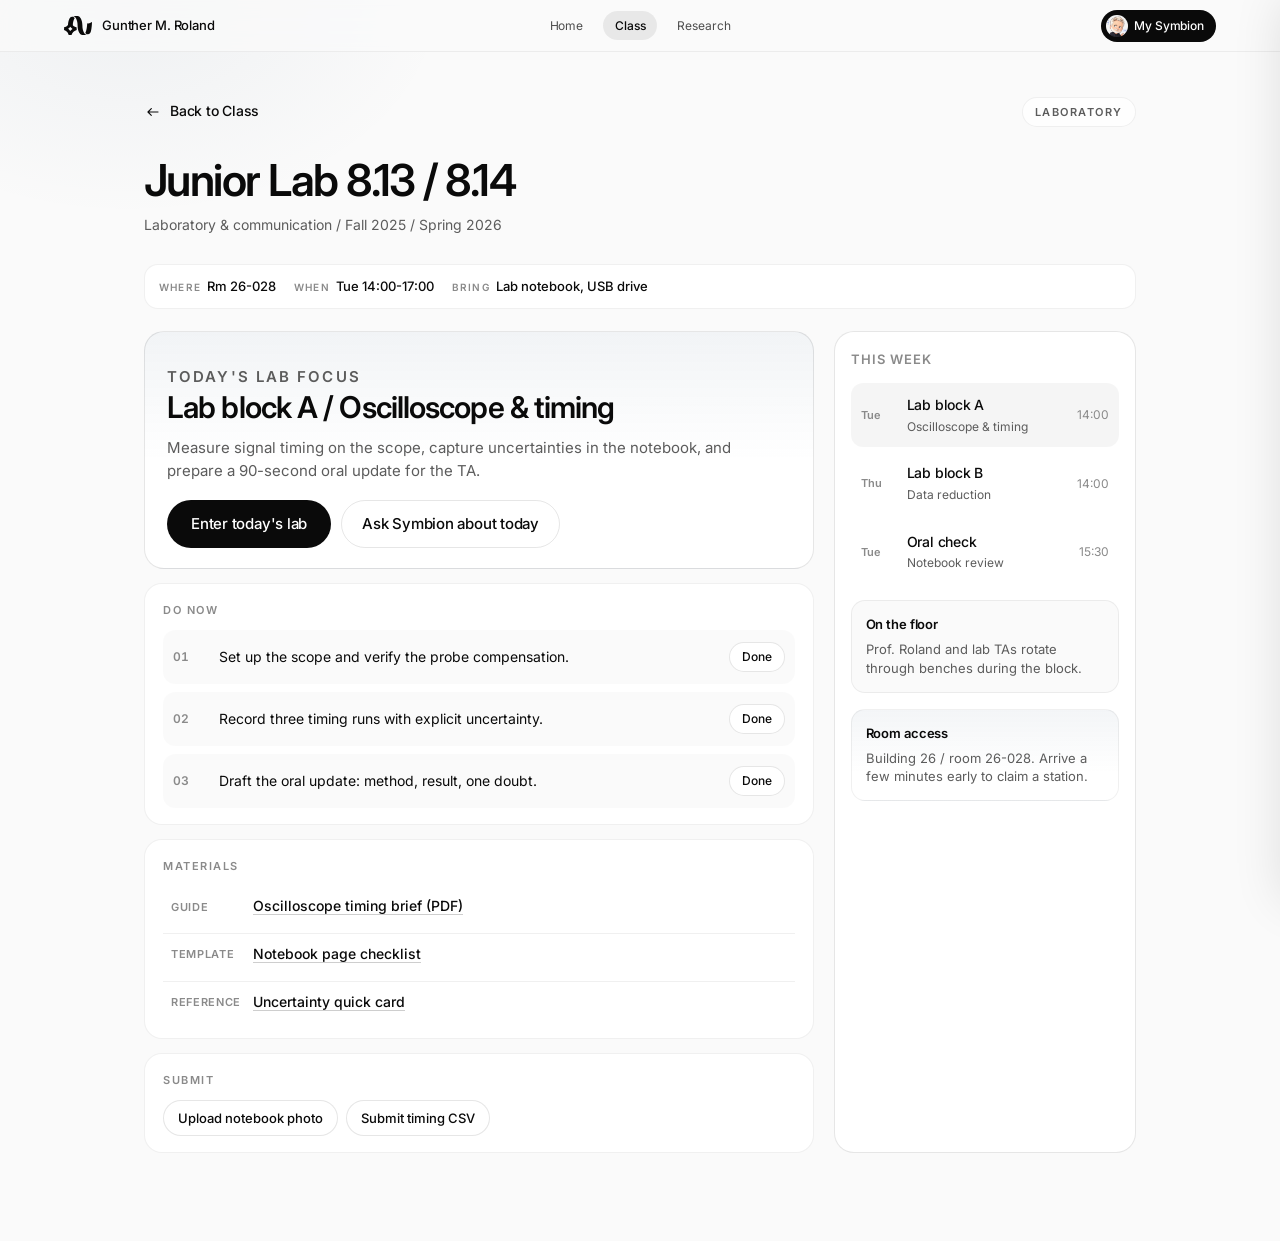
<file: class-onsite.html>
<!doctype html>
<html lang="en">
<head>
  <meta charset="utf-8">
  <script src="roster-data.js?v=29"></script>
  <script>if(new URLSearchParams(location.search).get("p")&&new URLSearchParams(location.search).get("p")!=="gunther-roland")document.documentElement.classList.add("prof-pending");</script>
  <style>html.prof-pending body{visibility:hidden}</style>

  <meta name="viewport" content="width=device-width,initial-scale=1">
  <title>Onsite class - Gunther M. Roland</title>
  <link rel="preconnect" href="https://fonts.googleapis.com">
  <link href="https://fonts.googleapis.com/css2?family=Inter:wght@400;500;600&display=swap" rel="stylesheet">
  <link rel="stylesheet" href="styles.css?v=167">
</head>
<body class="page-class">
  <a class="skip" href="#main">Skip to content</a>
  <header class="topbar">
    <a class="brand" href="index.html" aria-label="Gunther Roland homepage">
      <span class="brand-mark" aria-hidden="true"><img src="assets/symbion-mark.svg" width="28" height="28" alt=""></span>
      <span class="brand-text">Gunther M. Roland</span>
    </a>
    <nav aria-label="Primary navigation">
      <a href="index.html" data-nav>Home</a>
      <a href="class.html" class="active" data-nav>Class</a>
      <a href="research.html" data-nav>Research</a>
    </nav>
    <div class="topbar-actions">
      <button type="button" class="symbion-btn" data-open-chat aria-controls="chatDrawer" aria-label="Open My Symbion">
        <img class="symbion-face" src="assets/roland-twin/avatar.png?v=1" width="22" height="22" alt="">
        <span>My Symbion</span>
      </button>
      <button class="menu-button" id="menuButton" aria-label="Open navigation" aria-expanded="false"><span></span><span></span></button>
    </div>
  </header>

  <main id="main" class="course">
    <div class="course-toolbar">
      <a class="course-back" href="class.html">
        <svg class="course-back-arrow" viewBox="0 0 1024 1024" width="18" height="18" aria-hidden="true">
          <path fill="currentColor" d="M438.4 297.6c12.8 12.8 12.8 28.8 3.2 41.6l-3.2 3.2L300.8 480H800c19.2 0 32 12.8 32 32 0 16-12.8 28.8-28.8 32H300.8l137.6 137.6c12.8 12.8 12.8 28.8 3.2 41.6l-3.2 3.2c-12.8 12.8-28.8 12.8-41.6 3.2l-3.2-3.2-192-192-3.2-3.2-3.2-3.2-3.2-3.2V499.2l3.2-3.2 3.2-3.2 3.2-3.2 192-192c12.8-12.8 32-12.8 44.8 0z"/>
        </svg>
        <span>Back to Class</span>
      </a>
      <span class="course-mode" id="modeLabel">Onsite</span>
    </div>

    <header class="course-head" data-reveal>
      <div>
        <h1 id="courseTitle">Junior Lab 8.13 / 8.14</h1>
        <p class="course-meta" id="courseMeta">Laboratory &amp; communication / Fall 2025 / Spring 2026</p>
      </div>
    </header>

    <p class="venue-strip" id="venueStrip" data-reveal>
      <span><b>Where</b> <em id="roomCode">Rm 26-028</em></span>
      <span><b>When</b> <em id="sessionWhen">Tue 14:00-17:00</em></span>
      <span><b>Bring</b> <em id="roomHint">Lab notebook</em></span>
    </p>

    <div class="course-layout onsite-layout" data-reveal data-reveal-delay="1">
      <div class="session-board">
        <div class="session-now">
          <p class="session-kicker" id="todayKicker">Today's focus</p>
          <h2 id="todayTitle">Lab block A / Oscilloscope &amp; timing</h2>
          <p id="todayGoal">Measure signal timing with the scope, record uncertainties, and prepare a short oral update.</p>
          <div class="course-actions">
            <button type="button" class="btn primary" id="enterBtn"><span>Enter today's session</span></button>
            <button type="button" class="btn ghost" id="askBtn" data-open-chat><span>Ask Symbion about today</span></button>
          </div>
        </div>

        <section class="task-block" aria-labelledby="tasksHeading">
          <h3 id="tasksHeading">Do now</h3>
          <ol class="task-list" id="taskList"></ol>
        </section>

        <section class="task-block" aria-labelledby="materialsHeading">
          <h3 id="materialsHeading">Materials</h3>
          <ul class="material-list" id="materialList"></ul>
        </section>

        <section class="task-block" aria-labelledby="submitHeading">
          <h3 id="submitHeading">Submit</h3>
          <div class="submit-row" id="submitRow"></div>
        </section>
      </div>

      <aside class="course-side onsite-side" aria-label="Session sidebar">
        <h2>This week</h2>
        <ul class="session-list" id="sessionList"></ul>

        <div class="side-card" id="peopleCard">
          <strong id="peopleTitle">Teaching team</strong>
          <p id="peopleBody">Prof. Roland / lab TAs on floor during the block.</p>
        </div>

        <div class="side-card soft" id="accessCard">
          <strong id="accessTitle">Access</strong>
          <p id="accessBody">Campus room only for this section.</p>
        </div>
      </aside>
    </div>
  </main>

  <div class="backdrop" id="backdrop" hidden></div>
  <aside class="drawer twin-drawer" id="chatDrawer" aria-labelledby="chatTitle" aria-hidden="true">
    <div class="twin-nav">
      <button type="button" class="twin-back" id="closeChat" aria-label="Back to page">
        <svg viewBox="0 0 16 16" width="16" height="16" aria-hidden="true"><path d="M10.5 3.5 6 8l4.5 4.5" fill="none" stroke="currentColor" stroke-width="1.5" stroke-linecap="round" stroke-linejoin="round"/></svg>
        <span>Back</span>
      </button>
    </div>

    <header class="twin-head" aria-label="Digital twin identity">
      <div class="twin-avatar-wrap" data-twin-status="ready">
        <img class="twin-avatar" src="assets/roland-twin/avatar.png?v=1" width="64" height="64" alt="Gunther Roland digital twin">
        <span class="twin-status-dot" aria-hidden="true"></span>
      </div>
      <div class="twin-head-copy">
        <h2 id="chatTitle">Gunther Roland</h2>
        <p class="twin-sub">Digital Twin · MIT Physics</p>
        <p class="twin-status-text" data-twin-status-text>Online &amp; Ready</p>
      </div>
    </header>

    <div class="twin-body">
      <div class="twin-chat">
        <div class="messages" id="messages" aria-live="polite">
          <div class="msg ai">
            <span class="msg-who">Gunther Roland</span>
            <div class="bubble"><p>Hello, I'm Gunther's digital twin. Feel free to ask me questions about this course, lecture slides and assigned readings.</p></div>
          </div>
        </div>

        <div class="twin-compose">
          <div class="suggest-chips" role="group" aria-label="Suggested questions">
            <button type="button" class="suggest-chip" data-suggest="Explain this lecture concept">Explain this lecture concept</button>
            <button type="button" class="suggest-chip" data-suggest="Help me understand the reading">Help me understand the reading</button>
            <button type="button" class="suggest-chip" data-suggest="Clarify assignment requirements">Clarify assignment requirements</button>
          </div>
          <form id="chatForm" class="composer">
            <div class="attach-chips" id="attachChips" hidden></div>
            <div class="composer-box">
              <label class="sr-only" for="chatInput">Ask Gunther</label>
              <textarea id="chatInput" rows="2" placeholder="Ask Gunther about this course, readings or lecture content..."></textarea>
              <div class="composer-bar">
                <div class="composer-tools">
                  <label class="attach-btn" title="Attach file">
                    <input type="file" id="attachFile" accept="image/*,.pdf,.txt,.doc,.docx,.csv,.png,.jpg,.jpeg,.webp">
                    <svg viewBox="0 0 1024 1024" width="20" height="20" aria-hidden="true">
                      <path class="attach-ring" fill="currentColor" d="M512 0C230.4 0 0 230.4 0 512s230.4 512 512 512 512-230.4 512-512S793.6 0 512 0zm0 972.8C256 972.8 51.2 768 51.2 512S256 51.2 512 51.2 972.8 256 972.8 512 768 972.8 512 972.8z"/>
                      <path fill="currentColor" d="M774.4 486.4H537.6V249.6c0-12.8-12.8-25.6-25.6-25.6S486.4 236.8 486.4 249.6v236.8H249.6C236.8 486.4 224 499.2 224 512c0 12.8 12.8 25.6 25.6 25.6h236.8v236.8c0 12.8 12.8 25.6 25.6 25.6s25.6-12.8 25.6-25.6V537.6h236.8c12.8 0 25.6-12.8 25.6-25.6 0-12.8-12.8-25.6-25.6-25.6z"/>
                    </svg>
                  </label>
                </div>
                <div class="composer-actions">
                  <button type="button" class="mic-btn" title="Voice input (coming soon)" aria-label="Voice input coming soon" disabled>
                    <svg viewBox="0 0 24 24" width="20" height="20" aria-hidden="true"><path fill="currentColor" d="M12 14a3 3 0 0 0 3-3V6a3 3 0 1 0-6 0v5a3 3 0 0 0 3 3zm5-3a5 5 0 0 1-10 0H5a7 7 0 0 0 6 6.9V21h2v-3.1A7 7 0 0 0 19 11h-2z"/></svg>
                  </button>
                  <button type="submit" class="send-btn">Send</button>
                </div>
              </div>
            </div>
          </form>
          <p class="twin-powered">Powered by Symbion</p>
        </div>
      </div>
    </div>
  </aside>

<div class="toast" id="joinToast" hidden role="status" aria-live="polite"></div>
    <script src="apply-prof.js?v=5"></script>
<script src="app.js?v=89"></script>
  <script src="course-onsite.js?v=7"></script>
</body>
</html>
</file>
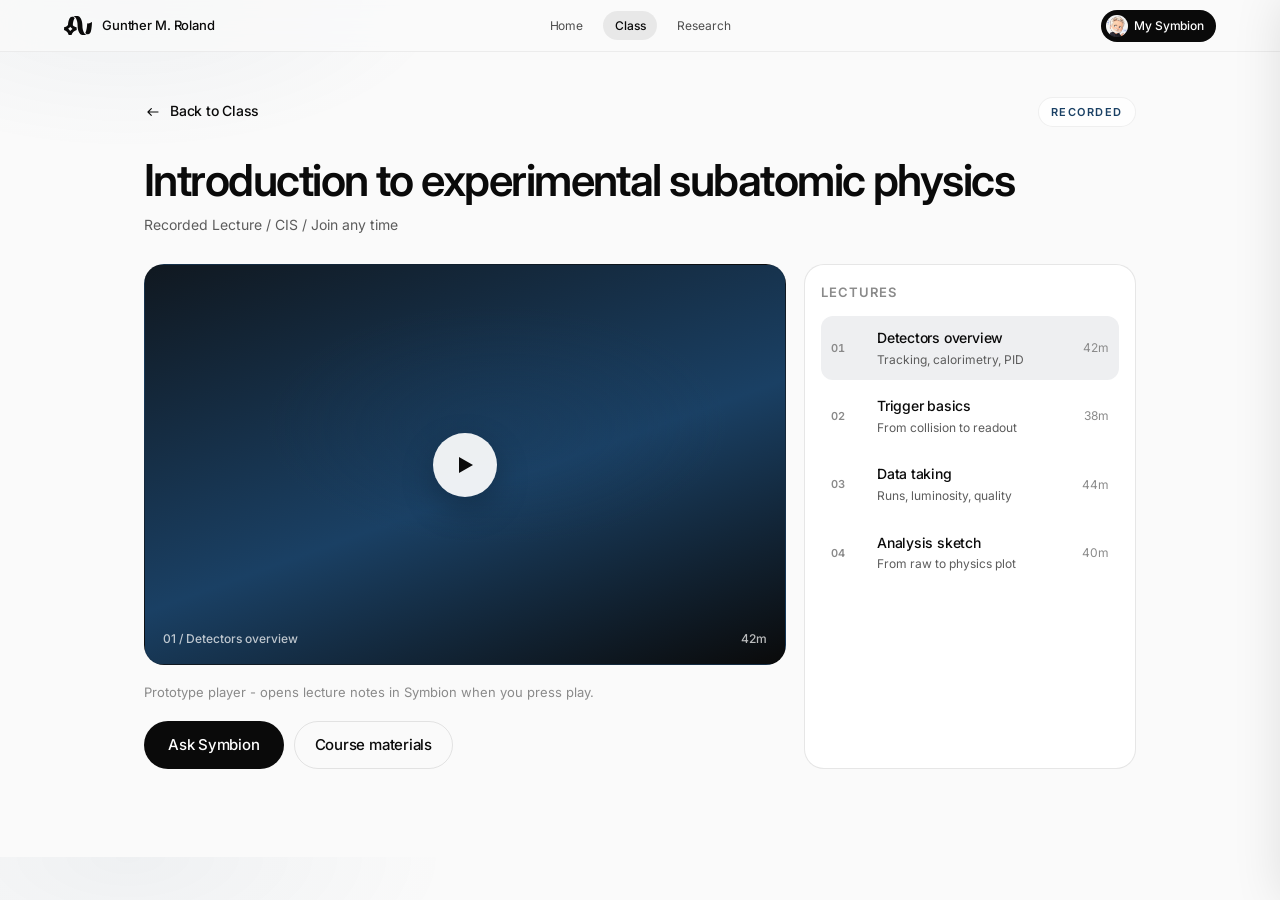
<file: class-recorded.html>
<!doctype html>
<html lang="en">
<head>
  <meta charset="utf-8">
  <script src="roster-data.js?v=29"></script>
  <script>if(new URLSearchParams(location.search).get("p")&&new URLSearchParams(location.search).get("p")!=="gunther-roland")document.documentElement.classList.add("prof-pending");</script>
  <style>html.prof-pending body{visibility:hidden}</style>

  <meta name="viewport" content="width=device-width,initial-scale=1">
  <title>Recorded class - Gunther M. Roland</title>
  <link rel="preconnect" href="https://fonts.googleapis.com">
  <link href="https://fonts.googleapis.com/css2?family=Inter:wght@400;500;600&display=swap" rel="stylesheet">
  <link rel="stylesheet" href="styles.css?v=167">
</head>
<body class="page-class">
  <a class="skip" href="#main">Skip to content</a>
  <header class="topbar">
    <a class="brand" href="index.html" aria-label="Gunther Roland homepage">
      <span class="brand-mark" aria-hidden="true"><img src="assets/symbion-mark.svg" width="28" height="28" alt=""></span>
      <span class="brand-text">Gunther M. Roland</span>
    </a>
    <nav aria-label="Primary navigation">
      <a href="index.html" data-nav>Home</a>
      <a href="class.html" class="active" data-nav>Class</a>
      <a href="research.html" data-nav>Research</a>
    </nav>
    <div class="topbar-actions">
      <button type="button" class="symbion-btn" data-open-chat aria-controls="chatDrawer" aria-label="Open My Symbion">
        <img class="symbion-face" src="assets/roland-twin/avatar.png?v=1" width="22" height="22" alt="">
        <span>My Symbion</span>
      </button>
      <button class="menu-button" id="menuButton" aria-label="Open navigation" aria-expanded="false"><span></span><span></span></button>
    </div>
  </header>

  <main id="main" class="course">
    <div class="course-toolbar">
      <a class="course-back" href="class.html">
        <svg class="course-back-arrow" viewBox="0 0 1024 1024" width="18" height="18" aria-hidden="true">
          <path fill="currentColor" d="M438.4 297.6c12.8 12.8 12.8 28.8 3.2 41.6l-3.2 3.2L300.8 480H800c19.2 0 32 12.8 32 32 0 16-12.8 28.8-28.8 32H300.8l137.6 137.6c12.8 12.8 12.8 28.8 3.2 41.6l-3.2 3.2c-12.8 12.8-28.8 12.8-41.6 3.2l-3.2-3.2-192-192-3.2-3.2-3.2-3.2-3.2-3.2V499.2l3.2-3.2 3.2-3.2 3.2-3.2 192-192c12.8-12.8 32-12.8 44.8 0z"/>
        </svg>
        <span>Back to Class</span>
      </a>
      <span class="course-mode is-recorded">Recorded</span>
    </div>

    <header class="course-head" data-reveal>
      <div>
        <h1 id="courseTitle">Introduction to Quark-Gluon Plasma</h1>
        <p class="course-meta" id="courseMeta">Graduate seminar recordings / Fall 2025 / Online</p>
      </div>
    </header>

    <div class="course-layout" data-reveal data-reveal-delay="1">
      <div>
        <div class="course-stage" aria-label="Lecture player">
          <button type="button" class="course-play" id="playBtn" aria-label="Play lecture"></button>
          <div class="course-stage-caption">
            <span id="nowPlaying">01 / Collision geometry</span>
            <span>42:18</span>
          </div>
        </div>
        <p class="course-note">Prototype player - opens lecture notes in Symbion when you press play.</p>
        <div class="course-actions">
          <button type="button" class="btn primary" data-open-chat><span>Ask Symbion</span></button>
          <a class="btn ghost" href="https://ocw.mit.edu/courses/8-13-14-experimental-physics-i-ii-junior-lab-fall-2016-spring-2017/" target="_blank" rel="noopener"><span>Course materials</span></a>
        </div>
      </div>

      <aside class="course-side" aria-label="Lecture list">
        <h2>Lectures</h2>
        <ul class="lecture-list" id="lectureList">
          <li><a class="is-active" href="#l1" data-title="01 / Collision geometry"><em>01</em><div><b>Collision geometry</b><span>Overview of centrality</span></div><time>42m</time></a></li>
          <li><a href="#l2" data-title="02 / Soft probes"><em>02</em><div><b>Soft probes</b><span>Multiplicity and flow</span></div><time>38m</time></a></li>
          <li><a href="#l3" data-title="03 / Hard probes"><em>03</em><div><b>Hard probes</b><span>Jets and quenching</span></div><time>51m</time></a></li>
          <li><a href="#l4" data-title="04 / Small systems"><em>04</em><div><b>Small systems</b><span>Collectivity in pp</span></div><time>44m</time></a></li>
        </ul>
      </aside>
    </div>
  </main>

  <div class="backdrop" id="backdrop" hidden></div>
  <aside class="drawer twin-drawer" id="chatDrawer" aria-labelledby="chatTitle" aria-hidden="true">
    <div class="twin-nav">
      <button type="button" class="twin-back" id="closeChat" aria-label="Back to page">
        <svg viewBox="0 0 16 16" width="16" height="16" aria-hidden="true"><path d="M10.5 3.5 6 8l4.5 4.5" fill="none" stroke="currentColor" stroke-width="1.5" stroke-linecap="round" stroke-linejoin="round"/></svg>
        <span>Back</span>
      </button>
    </div>

    <header class="twin-head" aria-label="Digital twin identity">
      <div class="twin-avatar-wrap" data-twin-status="ready">
        <img class="twin-avatar" src="assets/roland-twin/avatar.png?v=1" width="64" height="64" alt="Gunther Roland digital twin">
        <span class="twin-status-dot" aria-hidden="true"></span>
      </div>
      <div class="twin-head-copy">
        <h2 id="chatTitle">Gunther Roland</h2>
        <p class="twin-sub">Digital Twin · MIT Physics</p>
        <p class="twin-status-text" data-twin-status-text>Online &amp; Ready</p>
      </div>
    </header>

    <div class="twin-body">
      <div class="twin-chat">
        <div class="messages" id="messages" aria-live="polite">
          <div class="msg ai">
            <span class="msg-who">Gunther Roland</span>
            <div class="bubble"><p>Hello, I'm Gunther's digital twin. Feel free to ask me questions about this course, lecture slides and assigned readings.</p></div>
          </div>
        </div>

        <div class="twin-compose">
          <div class="suggest-chips" role="group" aria-label="Suggested questions">
            <button type="button" class="suggest-chip" data-suggest="Explain this lecture concept">Explain this lecture concept</button>
            <button type="button" class="suggest-chip" data-suggest="Help me understand the reading">Help me understand the reading</button>
            <button type="button" class="suggest-chip" data-suggest="Clarify assignment requirements">Clarify assignment requirements</button>
          </div>
          <form id="chatForm" class="composer">
            <div class="attach-chips" id="attachChips" hidden></div>
            <div class="composer-box">
              <label class="sr-only" for="chatInput">Ask Gunther</label>
              <textarea id="chatInput" rows="2" placeholder="Ask Gunther about this course, readings or lecture content..."></textarea>
              <div class="composer-bar">
                <div class="composer-tools">
                  <label class="attach-btn" title="Attach file">
                    <input type="file" id="attachFile" accept="image/*,.pdf,.txt,.doc,.docx,.csv,.png,.jpg,.jpeg,.webp">
                    <svg viewBox="0 0 1024 1024" width="20" height="20" aria-hidden="true">
                      <path class="attach-ring" fill="currentColor" d="M512 0C230.4 0 0 230.4 0 512s230.4 512 512 512 512-230.4 512-512S793.6 0 512 0zm0 972.8C256 972.8 51.2 768 51.2 512S256 51.2 512 51.2 972.8 256 972.8 512 768 972.8 512 972.8z"/>
                      <path fill="currentColor" d="M774.4 486.4H537.6V249.6c0-12.8-12.8-25.6-25.6-25.6S486.4 236.8 486.4 249.6v236.8H249.6C236.8 486.4 224 499.2 224 512c0 12.8 12.8 25.6 25.6 25.6h236.8v236.8c0 12.8 12.8 25.6 25.6 25.6s25.6-12.8 25.6-25.6V537.6h236.8c12.8 0 25.6-12.8 25.6-25.6 0-12.8-12.8-25.6-25.6-25.6z"/>
                    </svg>
                  </label>
                </div>
                <div class="composer-actions">
                  <button type="button" class="mic-btn" title="Voice input (coming soon)" aria-label="Voice input coming soon" disabled>
                    <svg viewBox="0 0 24 24" width="20" height="20" aria-hidden="true"><path fill="currentColor" d="M12 14a3 3 0 0 0 3-3V6a3 3 0 1 0-6 0v5a3 3 0 0 0 3 3zm5-3a5 5 0 0 1-10 0H5a7 7 0 0 0 6 6.9V21h2v-3.1A7 7 0 0 0 19 11h-2z"/></svg>
                  </button>
                  <button type="submit" class="send-btn">Send</button>
                </div>
              </div>
            </div>
          </form>
          <p class="twin-powered">Powered by Symbion</p>
        </div>
      </div>
    </div>
  </aside>

  <script src="apply-prof.js?v=5"></script>
<script src="app.js?v=89"></script>
  <script src="course-recorded.js?v=4"></script>
</body>
</html>
</file>
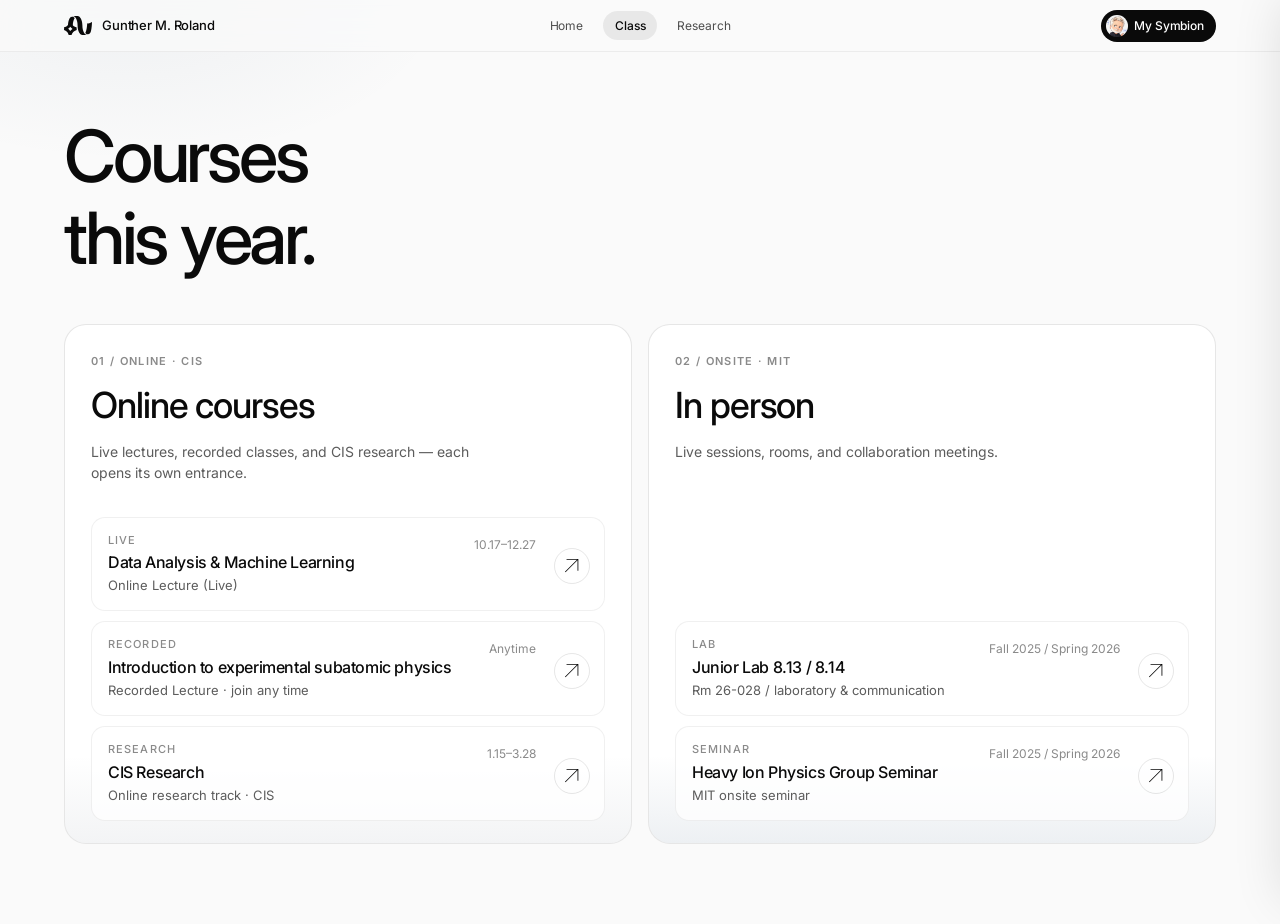
<file: class.html>
<!doctype html>
<html lang="en">
<head>
  <meta charset="utf-8">
  <script src="roster-data.js?v=29"></script>
  <script>if(new URLSearchParams(location.search).get("p")&&new URLSearchParams(location.search).get("p")!=="gunther-roland")document.documentElement.classList.add("prof-pending");</script>
  <style>html.prof-pending body{visibility:hidden}</style>

  <meta name="viewport" content="width=device-width,initial-scale=1">
  <title>Class - Gunther M. Roland</title>
  <link rel="preconnect" href="https://fonts.googleapis.com">
  <link href="https://fonts.googleapis.com/css2?family=Inter:wght@400;500;600&display=swap" rel="stylesheet">
  <link rel="stylesheet" href="styles.css?v=168">
</head>
<body class="page-class">
  <a class="skip" href="#main">Skip to content</a>
  <header class="topbar">
    <a class="brand" href="index.html" aria-label="Gunther Roland homepage">
      <span class="brand-mark" aria-hidden="true"><img src="assets/symbion-mark.svg" width="28" height="28" alt=""></span>
      <span class="brand-text">Gunther M. Roland</span>
    </a>
    <nav aria-label="Primary navigation">
      <a href="index.html" data-nav>Home</a>
      <a href="class.html" class="active" data-nav>Class</a>
      <a href="research.html" data-nav>Research</a>
    </nav>
    <div class="topbar-actions">
      <button type="button" class="symbion-btn" data-open-chat aria-controls="chatDrawer" aria-label="Open My Symbion">
        <img class="symbion-face" src="assets/roland-twin/avatar.png?v=1" width="22" height="22" alt="">
        <span>My Symbion</span>
      </button>
      <button class="menu-button" id="menuButton" aria-label="Open navigation" aria-expanded="false"><span></span><span></span></button>
    </div>
  </header>

  <main id="main" class="studio">
    <header class="studio-head" data-reveal>
      <h1>Courses<br>this year.</h1>
    </header>

    <div class="studio-split">
      <article class="studio-panel" data-reveal>
        <header>
          <p class="panel-kicker">01 / Online · CIS</p>
          <h2>Online courses</h2>
          <p>Live lectures, recorded classes, and CIS research — each opens its own entrance.</p>
        </header>
        <ul class="studio-list">
          <li>
            <a class="course-entry" href="class-recorded.html?id=live-ml">
              <div>
                <em>Live</em>
                <b>Data Analysis &amp; Machine Learning</b>
                <span>Online Lecture (Live)</span>
              </div>
              <time>10.17–12.27</time>
              <span class="entry-go" aria-hidden="true"><svg viewBox="0 0 20 20" width="18" height="18" fill="none" xmlns="http://www.w3.org/2000/svg"><path d="M16.1195 15.2675V3.74375L2.80511 17.0563L2.14136 16.3925L15.4557 3.07813H3.93198V2.14062H17.057V15.2656H16.1195V15.2675Z" fill="currentColor"/></svg></span>
            </a>
          </li>
          <li>
            <a class="course-entry" href="class-recorded.html?id=subatomic">
              <div>
                <em>Recorded</em>
                <b>Introduction to experimental subatomic physics</b>
                <span>Recorded Lecture · join any time</span>
              </div>
              <time>Anytime</time>
              <span class="entry-go" aria-hidden="true"><svg viewBox="0 0 20 20" width="18" height="18" fill="none" xmlns="http://www.w3.org/2000/svg"><path d="M16.1195 15.2675V3.74375L2.80511 17.0563L2.14136 16.3925L15.4557 3.07813H3.93198V2.14062H17.057V15.2656H16.1195V15.2675Z" fill="currentColor"/></svg></span>
            </a>
          </li>
          <li>
            <a class="course-entry" href="class-recorded.html?id=cis-research">
              <div>
                <em>Research</em>
                <b>CIS Research</b>
                <span>Online research track · CIS</span>
              </div>
              <time>1.15–3.28</time>
              <span class="entry-go" aria-hidden="true"><svg viewBox="0 0 20 20" width="18" height="18" fill="none" xmlns="http://www.w3.org/2000/svg"><path d="M16.1195 15.2675V3.74375L2.80511 17.0563L2.14136 16.3925L15.4557 3.07813H3.93198V2.14062H17.057V15.2656H16.1195V15.2675Z" fill="currentColor"/></svg></span>
            </a>
          </li>
        </ul>
      </article>

      <article class="studio-panel onsite" data-reveal data-reveal-delay="1">
        <header>
          <p class="panel-kicker">02 / Onsite · MIT</p>
          <h2>In person</h2>
          <p>Live sessions, rooms, and collaboration meetings.</p>
        </header>
        <ul class="studio-list">
          <li>
            <a class="course-entry" href="class-onsite.html?id=lab">
              <div>
                <em>Lab</em>
                <b>Junior Lab 8.13 / 8.14</b>
                <span>Rm 26-028 / laboratory &amp; communication</span>
              </div>
              <time>Fall 2025 / Spring 2026</time>
              <span class="entry-go" aria-hidden="true"><svg viewBox="0 0 20 20" width="18" height="18" fill="none" xmlns="http://www.w3.org/2000/svg"><path d="M16.1195 15.2675V3.74375L2.80511 17.0563L2.14136 16.3925L15.4557 3.07813H3.93198V2.14062H17.057V15.2656H16.1195V15.2675Z" fill="currentColor"/></svg></span>
            </a>
          </li>
          <li>
            <a class="course-entry" href="class-onsite.html?id=seminar">
              <div>
                <em>Seminar</em>
                <b>Heavy Ion Physics Group Seminar</b>
                <span>MIT onsite seminar</span>
              </div>
              <time>Fall 2025 / Spring 2026</time>
              <span class="entry-go" aria-hidden="true"><svg viewBox="0 0 20 20" width="18" height="18" fill="none" xmlns="http://www.w3.org/2000/svg"><path d="M16.1195 15.2675V3.74375L2.80511 17.0563L2.14136 16.3925L15.4557 3.07813H3.93198V2.14062H17.057V15.2656H16.1195V15.2675Z" fill="currentColor"/></svg></span>
            </a>
          </li>
        </ul>
      </article>
    </div>
  </main>

  <div class="backdrop" id="backdrop" hidden></div>
  <aside class="drawer twin-drawer" id="chatDrawer" aria-labelledby="chatTitle" aria-hidden="true">
    <div class="twin-nav">
      <button type="button" class="twin-back" id="closeChat" aria-label="Back to page">
        <svg viewBox="0 0 16 16" width="16" height="16" aria-hidden="true"><path d="M10.5 3.5 6 8l4.5 4.5" fill="none" stroke="currentColor" stroke-width="1.5" stroke-linecap="round" stroke-linejoin="round"/></svg>
        <span>Back</span>
      </button>
    </div>

    <header class="twin-head" aria-label="Digital twin identity">
      <div class="twin-avatar-wrap" data-twin-status="ready">
        <img class="twin-avatar" src="assets/roland-twin/avatar.png?v=1" width="64" height="64" alt="Gunther Roland digital twin">
        <span class="twin-status-dot" aria-hidden="true"></span>
      </div>
      <div class="twin-head-copy">
        <h2 id="chatTitle">Gunther Roland</h2>
        <p class="twin-sub">Digital Twin · MIT Physics</p>
        <p class="twin-status-text" data-twin-status-text>Online &amp; Ready</p>
      </div>
    </header>

    <div class="twin-body">
      <div class="twin-chat">
        <div class="messages" id="messages" aria-live="polite">
          <div class="msg ai">
            <span class="msg-who">Gunther Roland</span>
            <div class="bubble"><p>Hello, I'm Gunther's digital twin. Feel free to ask me questions about this course, lecture slides and assigned readings.</p></div>
          </div>
        </div>

        <div class="twin-compose">
          <div class="suggest-chips" role="group" aria-label="Suggested questions">
            <button type="button" class="suggest-chip" data-suggest="Explain this lecture concept">Explain this lecture concept</button>
            <button type="button" class="suggest-chip" data-suggest="Help me understand the reading">Help me understand the reading</button>
            <button type="button" class="suggest-chip" data-suggest="Clarify assignment requirements">Clarify assignment requirements</button>
          </div>
          <form id="chatForm" class="composer">
            <div class="attach-chips" id="attachChips" hidden></div>
            <div class="composer-box">
              <label class="sr-only" for="chatInput">Ask Gunther</label>
              <textarea id="chatInput" rows="2" placeholder="Ask Gunther about this course, readings or lecture content..."></textarea>
              <div class="composer-bar">
                <div class="composer-tools">
                  <label class="attach-btn" title="Attach file">
                    <input type="file" id="attachFile" accept="image/*,.pdf,.txt,.doc,.docx,.csv,.png,.jpg,.jpeg,.webp">
                    <svg viewBox="0 0 1024 1024" width="20" height="20" aria-hidden="true">
                      <path class="attach-ring" fill="currentColor" d="M512 0C230.4 0 0 230.4 0 512s230.4 512 512 512 512-230.4 512-512S793.6 0 512 0zm0 972.8C256 972.8 51.2 768 51.2 512S256 51.2 512 51.2 972.8 256 972.8 512 768 972.8 512 972.8z"/>
                      <path fill="currentColor" d="M774.4 486.4H537.6V249.6c0-12.8-12.8-25.6-25.6-25.6S486.4 236.8 486.4 249.6v236.8H249.6C236.8 486.4 224 499.2 224 512c0 12.8 12.8 25.6 25.6 25.6h236.8v236.8c0 12.8 12.8 25.6 25.6 25.6s25.6-12.8 25.6-25.6V537.6h236.8c12.8 0 25.6-12.8 25.6-25.6 0-12.8-12.8-25.6-25.6-25.6z"/>
                    </svg>
                  </label>
                </div>
                <div class="composer-actions">
                  <button type="button" class="mic-btn" title="Voice input (coming soon)" aria-label="Voice input coming soon" disabled>
                    <svg viewBox="0 0 24 24" width="20" height="20" aria-hidden="true"><path fill="currentColor" d="M12 14a3 3 0 0 0 3-3V6a3 3 0 1 0-6 0v5a3 3 0 0 0 3 3zm5-3a5 5 0 0 1-10 0H5a7 7 0 0 0 6 6.9V21h2v-3.1A7 7 0 0 0 19 11h-2z"/></svg>
                  </button>
                  <button type="submit" class="send-btn">Send</button>
                </div>
              </div>
            </div>
          </form>
          <p class="twin-powered">Powered by Symbion</p>
        </div>
      </div>
    </div>
  </aside>

  <script src="apply-prof.js?v=6"></script>
<script src="app.js?v=89"></script>
</body>
</html>
</file>
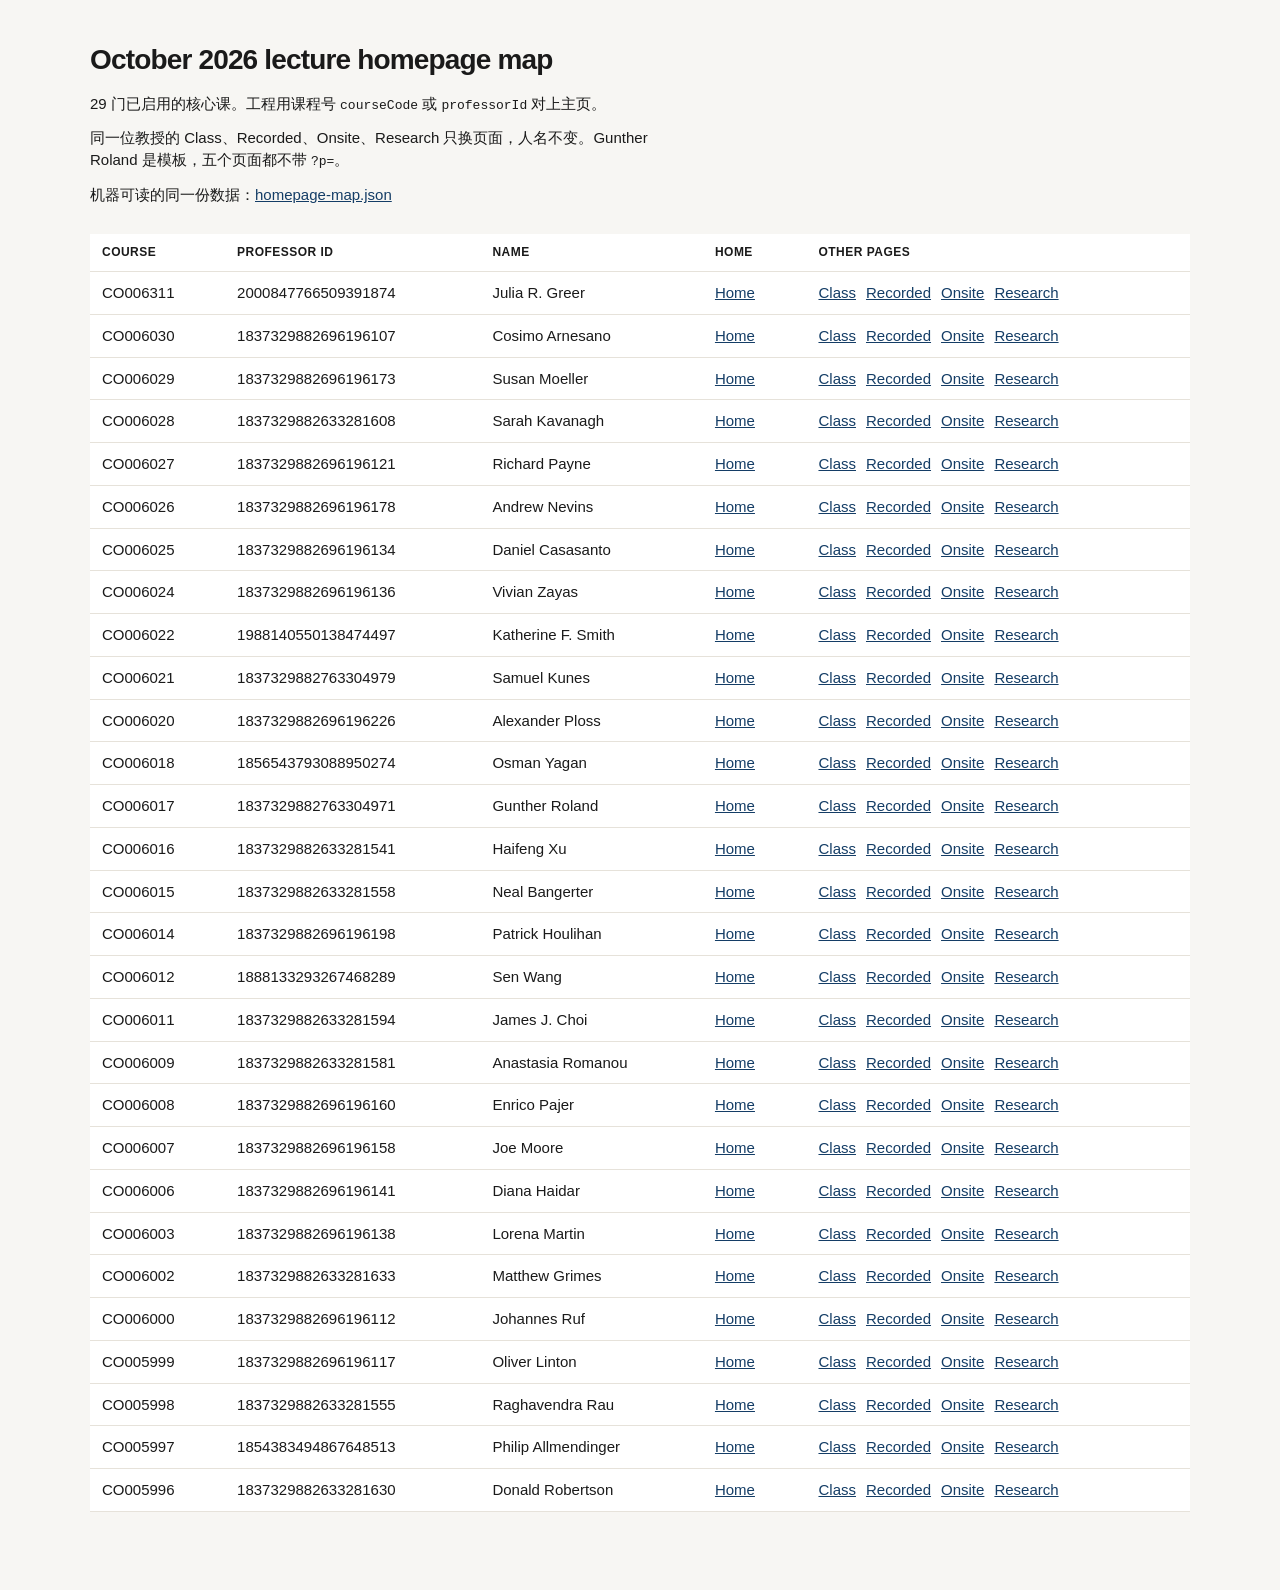
<file: homepage-map.html>
<!DOCTYPE html>
<html lang="zh-CN">
<head>
  <meta charset="utf-8">
  <meta name="viewport" content="width=device-width, initial-scale=1">
  <title>October 2026 lecture homepage map</title>
  <style>
    :root { color-scheme: light; }
    body {
      margin: 0;
      background: #f7f6f3;
      color: #1a1a1a;
      font: 15px/1.45 Inter, "Segoe UI", sans-serif;
    }
    main { max-width: 1100px; margin: 0 auto; padding: 40px 24px 80px; }
    h1 { font-size: 28px; letter-spacing: -0.03em; margin: 0 0 12px; }
    p { max-width: 68ch; margin: 0 0 12px; }
    a { color: #143d66; }
    table {
      width: 100%;
      border-collapse: collapse;
      background: #fff;
      margin-top: 28px;
    }
    th, td {
      text-align: left;
      padding: 10px 12px;
      border-bottom: 1px solid #e6e2da;
      vertical-align: top;
    }
    th { font-size: 12px; letter-spacing: 0.04em; text-transform: uppercase; }
    td a { margin-right: 10px; white-space: nowrap; }
    code { font-family: ui-monospace, Consolas, monospace; font-size: 13px; }
  </style>
</head>
<body>
  <main>
    <h1>October 2026 lecture homepage map</h1>
    <p>29 门已启用的核心课。工程用课程号 <code>courseCode</code> 或 <code>professorId</code> 对上主页。</p>
    <p>同一位教授的 Class、Recorded、Onsite、Research 只换页面，人名不变。Gunther Roland 是模板，五个页面都不带 <code>?p=</code>。</p>
    <p>机器可读的同一份数据：<a href="homepage-map.json">homepage-map.json</a></p>
    <table>
      <thead>
        <tr><th>Course</th><th>Professor id</th><th>Name</th><th>Home</th><th>Other pages</th></tr>
      </thead>
      <tbody>
        <tr><td>CO006311</td><td>2000847766509391874</td><td>Julia R. Greer</td><td><a href="https://lulu2467.github.io/professor-cosmo/index.html?p=julia-r-greer">Home</a></td><td><a href="https://lulu2467.github.io/professor-cosmo/class.html?p=julia-r-greer">Class</a><a href="https://lulu2467.github.io/professor-cosmo/class-recorded.html?p=julia-r-greer">Recorded</a><a href="https://lulu2467.github.io/professor-cosmo/class-onsite.html?p=julia-r-greer">Onsite</a><a href="https://lulu2467.github.io/professor-cosmo/research.html?p=julia-r-greer">Research</a></td></tr><tr><td>CO006030</td><td>1837329882696196107</td><td>Cosimo Arnesano</td><td><a href="https://lulu2467.github.io/professor-cosmo/index.html?p=cosimo-arnesano">Home</a></td><td><a href="https://lulu2467.github.io/professor-cosmo/class.html?p=cosimo-arnesano">Class</a><a href="https://lulu2467.github.io/professor-cosmo/class-recorded.html?p=cosimo-arnesano">Recorded</a><a href="https://lulu2467.github.io/professor-cosmo/class-onsite.html?p=cosimo-arnesano">Onsite</a><a href="https://lulu2467.github.io/professor-cosmo/research.html?p=cosimo-arnesano">Research</a></td></tr><tr><td>CO006029</td><td>1837329882696196173</td><td>Susan Moeller</td><td><a href="https://lulu2467.github.io/professor-cosmo/index.html?p=susan-moeller">Home</a></td><td><a href="https://lulu2467.github.io/professor-cosmo/class.html?p=susan-moeller">Class</a><a href="https://lulu2467.github.io/professor-cosmo/class-recorded.html?p=susan-moeller">Recorded</a><a href="https://lulu2467.github.io/professor-cosmo/class-onsite.html?p=susan-moeller">Onsite</a><a href="https://lulu2467.github.io/professor-cosmo/research.html?p=susan-moeller">Research</a></td></tr><tr><td>CO006028</td><td>1837329882633281608</td><td>Sarah Kavanagh</td><td><a href="https://lulu2467.github.io/professor-cosmo/index.html?p=sarah-kavanagh">Home</a></td><td><a href="https://lulu2467.github.io/professor-cosmo/class.html?p=sarah-kavanagh">Class</a><a href="https://lulu2467.github.io/professor-cosmo/class-recorded.html?p=sarah-kavanagh">Recorded</a><a href="https://lulu2467.github.io/professor-cosmo/class-onsite.html?p=sarah-kavanagh">Onsite</a><a href="https://lulu2467.github.io/professor-cosmo/research.html?p=sarah-kavanagh">Research</a></td></tr><tr><td>CO006027</td><td>1837329882696196121</td><td>Richard Payne</td><td><a href="https://lulu2467.github.io/professor-cosmo/index.html?p=richard-payne">Home</a></td><td><a href="https://lulu2467.github.io/professor-cosmo/class.html?p=richard-payne">Class</a><a href="https://lulu2467.github.io/professor-cosmo/class-recorded.html?p=richard-payne">Recorded</a><a href="https://lulu2467.github.io/professor-cosmo/class-onsite.html?p=richard-payne">Onsite</a><a href="https://lulu2467.github.io/professor-cosmo/research.html?p=richard-payne">Research</a></td></tr><tr><td>CO006026</td><td>1837329882696196178</td><td>Andrew Nevins</td><td><a href="https://lulu2467.github.io/professor-cosmo/index.html?p=andrew-nevins">Home</a></td><td><a href="https://lulu2467.github.io/professor-cosmo/class.html?p=andrew-nevins">Class</a><a href="https://lulu2467.github.io/professor-cosmo/class-recorded.html?p=andrew-nevins">Recorded</a><a href="https://lulu2467.github.io/professor-cosmo/class-onsite.html?p=andrew-nevins">Onsite</a><a href="https://lulu2467.github.io/professor-cosmo/research.html?p=andrew-nevins">Research</a></td></tr><tr><td>CO006025</td><td>1837329882696196134</td><td>Daniel Casasanto</td><td><a href="https://lulu2467.github.io/professor-cosmo/index.html?p=daniel-casasanto">Home</a></td><td><a href="https://lulu2467.github.io/professor-cosmo/class.html?p=daniel-casasanto">Class</a><a href="https://lulu2467.github.io/professor-cosmo/class-recorded.html?p=daniel-casasanto">Recorded</a><a href="https://lulu2467.github.io/professor-cosmo/class-onsite.html?p=daniel-casasanto">Onsite</a><a href="https://lulu2467.github.io/professor-cosmo/research.html?p=daniel-casasanto">Research</a></td></tr><tr><td>CO006024</td><td>1837329882696196136</td><td>Vivian Zayas</td><td><a href="https://lulu2467.github.io/professor-cosmo/index.html?p=vivian-zayas">Home</a></td><td><a href="https://lulu2467.github.io/professor-cosmo/class.html?p=vivian-zayas">Class</a><a href="https://lulu2467.github.io/professor-cosmo/class-recorded.html?p=vivian-zayas">Recorded</a><a href="https://lulu2467.github.io/professor-cosmo/class-onsite.html?p=vivian-zayas">Onsite</a><a href="https://lulu2467.github.io/professor-cosmo/research.html?p=vivian-zayas">Research</a></td></tr><tr><td>CO006022</td><td>1988140550138474497</td><td>Katherine F. Smith</td><td><a href="https://lulu2467.github.io/professor-cosmo/index.html?p=katherine-f-smith">Home</a></td><td><a href="https://lulu2467.github.io/professor-cosmo/class.html?p=katherine-f-smith">Class</a><a href="https://lulu2467.github.io/professor-cosmo/class-recorded.html?p=katherine-f-smith">Recorded</a><a href="https://lulu2467.github.io/professor-cosmo/class-onsite.html?p=katherine-f-smith">Onsite</a><a href="https://lulu2467.github.io/professor-cosmo/research.html?p=katherine-f-smith">Research</a></td></tr><tr><td>CO006021</td><td>1837329882763304979</td><td>Samuel Kunes</td><td><a href="https://lulu2467.github.io/professor-cosmo/index.html?p=samuel-kunes">Home</a></td><td><a href="https://lulu2467.github.io/professor-cosmo/class.html?p=samuel-kunes">Class</a><a href="https://lulu2467.github.io/professor-cosmo/class-recorded.html?p=samuel-kunes">Recorded</a><a href="https://lulu2467.github.io/professor-cosmo/class-onsite.html?p=samuel-kunes">Onsite</a><a href="https://lulu2467.github.io/professor-cosmo/research.html?p=samuel-kunes">Research</a></td></tr><tr><td>CO006020</td><td>1837329882696196226</td><td>Alexander Ploss</td><td><a href="https://lulu2467.github.io/professor-cosmo/index.html?p=alexander-ploss">Home</a></td><td><a href="https://lulu2467.github.io/professor-cosmo/class.html?p=alexander-ploss">Class</a><a href="https://lulu2467.github.io/professor-cosmo/class-recorded.html?p=alexander-ploss">Recorded</a><a href="https://lulu2467.github.io/professor-cosmo/class-onsite.html?p=alexander-ploss">Onsite</a><a href="https://lulu2467.github.io/professor-cosmo/research.html?p=alexander-ploss">Research</a></td></tr><tr><td>CO006018</td><td>1856543793088950274</td><td>Osman Yagan</td><td><a href="https://lulu2467.github.io/professor-cosmo/index.html?p=osman-yagan">Home</a></td><td><a href="https://lulu2467.github.io/professor-cosmo/class.html?p=osman-yagan">Class</a><a href="https://lulu2467.github.io/professor-cosmo/class-recorded.html?p=osman-yagan">Recorded</a><a href="https://lulu2467.github.io/professor-cosmo/class-onsite.html?p=osman-yagan">Onsite</a><a href="https://lulu2467.github.io/professor-cosmo/research.html?p=osman-yagan">Research</a></td></tr><tr><td>CO006017</td><td>1837329882763304971</td><td>Gunther Roland</td><td><a href="https://lulu2467.github.io/professor-cosmo/index.html">Home</a></td><td><a href="https://lulu2467.github.io/professor-cosmo/class.html">Class</a><a href="https://lulu2467.github.io/professor-cosmo/class-recorded.html">Recorded</a><a href="https://lulu2467.github.io/professor-cosmo/class-onsite.html">Onsite</a><a href="https://lulu2467.github.io/professor-cosmo/research.html">Research</a></td></tr><tr><td>CO006016</td><td>1837329882633281541</td><td>Haifeng Xu</td><td><a href="https://lulu2467.github.io/professor-cosmo/index.html?p=haifeng-xu">Home</a></td><td><a href="https://lulu2467.github.io/professor-cosmo/class.html?p=haifeng-xu">Class</a><a href="https://lulu2467.github.io/professor-cosmo/class-recorded.html?p=haifeng-xu">Recorded</a><a href="https://lulu2467.github.io/professor-cosmo/class-onsite.html?p=haifeng-xu">Onsite</a><a href="https://lulu2467.github.io/professor-cosmo/research.html?p=haifeng-xu">Research</a></td></tr><tr><td>CO006015</td><td>1837329882633281558</td><td>Neal Bangerter</td><td><a href="https://lulu2467.github.io/professor-cosmo/index.html?p=neal-bangerter">Home</a></td><td><a href="https://lulu2467.github.io/professor-cosmo/class.html?p=neal-bangerter">Class</a><a href="https://lulu2467.github.io/professor-cosmo/class-recorded.html?p=neal-bangerter">Recorded</a><a href="https://lulu2467.github.io/professor-cosmo/class-onsite.html?p=neal-bangerter">Onsite</a><a href="https://lulu2467.github.io/professor-cosmo/research.html?p=neal-bangerter">Research</a></td></tr><tr><td>CO006014</td><td>1837329882696196198</td><td>Patrick Houlihan</td><td><a href="https://lulu2467.github.io/professor-cosmo/index.html?p=patrick-houlihan">Home</a></td><td><a href="https://lulu2467.github.io/professor-cosmo/class.html?p=patrick-houlihan">Class</a><a href="https://lulu2467.github.io/professor-cosmo/class-recorded.html?p=patrick-houlihan">Recorded</a><a href="https://lulu2467.github.io/professor-cosmo/class-onsite.html?p=patrick-houlihan">Onsite</a><a href="https://lulu2467.github.io/professor-cosmo/research.html?p=patrick-houlihan">Research</a></td></tr><tr><td>CO006012</td><td>1888133293267468289</td><td>Sen Wang</td><td><a href="https://lulu2467.github.io/professor-cosmo/index.html?p=sen-wang">Home</a></td><td><a href="https://lulu2467.github.io/professor-cosmo/class.html?p=sen-wang">Class</a><a href="https://lulu2467.github.io/professor-cosmo/class-recorded.html?p=sen-wang">Recorded</a><a href="https://lulu2467.github.io/professor-cosmo/class-onsite.html?p=sen-wang">Onsite</a><a href="https://lulu2467.github.io/professor-cosmo/research.html?p=sen-wang">Research</a></td></tr><tr><td>CO006011</td><td>1837329882633281594</td><td>James J. Choi</td><td><a href="https://lulu2467.github.io/professor-cosmo/index.html?p=james-j-choi">Home</a></td><td><a href="https://lulu2467.github.io/professor-cosmo/class.html?p=james-j-choi">Class</a><a href="https://lulu2467.github.io/professor-cosmo/class-recorded.html?p=james-j-choi">Recorded</a><a href="https://lulu2467.github.io/professor-cosmo/class-onsite.html?p=james-j-choi">Onsite</a><a href="https://lulu2467.github.io/professor-cosmo/research.html?p=james-j-choi">Research</a></td></tr><tr><td>CO006009</td><td>1837329882633281581</td><td>Anastasia Romanou</td><td><a href="https://lulu2467.github.io/professor-cosmo/index.html?p=anastasia-romanou">Home</a></td><td><a href="https://lulu2467.github.io/professor-cosmo/class.html?p=anastasia-romanou">Class</a><a href="https://lulu2467.github.io/professor-cosmo/class-recorded.html?p=anastasia-romanou">Recorded</a><a href="https://lulu2467.github.io/professor-cosmo/class-onsite.html?p=anastasia-romanou">Onsite</a><a href="https://lulu2467.github.io/professor-cosmo/research.html?p=anastasia-romanou">Research</a></td></tr><tr><td>CO006008</td><td>1837329882696196160</td><td>Enrico Pajer</td><td><a href="https://lulu2467.github.io/professor-cosmo/index.html?p=enrico-pajer">Home</a></td><td><a href="https://lulu2467.github.io/professor-cosmo/class.html?p=enrico-pajer">Class</a><a href="https://lulu2467.github.io/professor-cosmo/class-recorded.html?p=enrico-pajer">Recorded</a><a href="https://lulu2467.github.io/professor-cosmo/class-onsite.html?p=enrico-pajer">Onsite</a><a href="https://lulu2467.github.io/professor-cosmo/research.html?p=enrico-pajer">Research</a></td></tr><tr><td>CO006007</td><td>1837329882696196158</td><td>Joe Moore</td><td><a href="https://lulu2467.github.io/professor-cosmo/index.html?p=joe-moore">Home</a></td><td><a href="https://lulu2467.github.io/professor-cosmo/class.html?p=joe-moore">Class</a><a href="https://lulu2467.github.io/professor-cosmo/class-recorded.html?p=joe-moore">Recorded</a><a href="https://lulu2467.github.io/professor-cosmo/class-onsite.html?p=joe-moore">Onsite</a><a href="https://lulu2467.github.io/professor-cosmo/research.html?p=joe-moore">Research</a></td></tr><tr><td>CO006006</td><td>1837329882696196141</td><td>Diana Haidar</td><td><a href="https://lulu2467.github.io/professor-cosmo/index.html?p=diana-haidar">Home</a></td><td><a href="https://lulu2467.github.io/professor-cosmo/class.html?p=diana-haidar">Class</a><a href="https://lulu2467.github.io/professor-cosmo/class-recorded.html?p=diana-haidar">Recorded</a><a href="https://lulu2467.github.io/professor-cosmo/class-onsite.html?p=diana-haidar">Onsite</a><a href="https://lulu2467.github.io/professor-cosmo/research.html?p=diana-haidar">Research</a></td></tr><tr><td>CO006003</td><td>1837329882696196138</td><td>Lorena Martin</td><td><a href="https://lulu2467.github.io/professor-cosmo/index.html?p=lorena-martin">Home</a></td><td><a href="https://lulu2467.github.io/professor-cosmo/class.html?p=lorena-martin">Class</a><a href="https://lulu2467.github.io/professor-cosmo/class-recorded.html?p=lorena-martin">Recorded</a><a href="https://lulu2467.github.io/professor-cosmo/class-onsite.html?p=lorena-martin">Onsite</a><a href="https://lulu2467.github.io/professor-cosmo/research.html?p=lorena-martin">Research</a></td></tr><tr><td>CO006002</td><td>1837329882633281633</td><td>Matthew Grimes</td><td><a href="https://lulu2467.github.io/professor-cosmo/index.html?p=matthew-grimes">Home</a></td><td><a href="https://lulu2467.github.io/professor-cosmo/class.html?p=matthew-grimes">Class</a><a href="https://lulu2467.github.io/professor-cosmo/class-recorded.html?p=matthew-grimes">Recorded</a><a href="https://lulu2467.github.io/professor-cosmo/class-onsite.html?p=matthew-grimes">Onsite</a><a href="https://lulu2467.github.io/professor-cosmo/research.html?p=matthew-grimes">Research</a></td></tr><tr><td>CO006000</td><td>1837329882696196112</td><td>Johannes Ruf</td><td><a href="https://lulu2467.github.io/professor-cosmo/index.html?p=johannes-ruf">Home</a></td><td><a href="https://lulu2467.github.io/professor-cosmo/class.html?p=johannes-ruf">Class</a><a href="https://lulu2467.github.io/professor-cosmo/class-recorded.html?p=johannes-ruf">Recorded</a><a href="https://lulu2467.github.io/professor-cosmo/class-onsite.html?p=johannes-ruf">Onsite</a><a href="https://lulu2467.github.io/professor-cosmo/research.html?p=johannes-ruf">Research</a></td></tr><tr><td>CO005999</td><td>1837329882696196117</td><td>Oliver Linton</td><td><a href="https://lulu2467.github.io/professor-cosmo/index.html?p=oliver-linton">Home</a></td><td><a href="https://lulu2467.github.io/professor-cosmo/class.html?p=oliver-linton">Class</a><a href="https://lulu2467.github.io/professor-cosmo/class-recorded.html?p=oliver-linton">Recorded</a><a href="https://lulu2467.github.io/professor-cosmo/class-onsite.html?p=oliver-linton">Onsite</a><a href="https://lulu2467.github.io/professor-cosmo/research.html?p=oliver-linton">Research</a></td></tr><tr><td>CO005998</td><td>1837329882633281555</td><td>Raghavendra Rau</td><td><a href="https://lulu2467.github.io/professor-cosmo/index.html?p=raghavendra-rau">Home</a></td><td><a href="https://lulu2467.github.io/professor-cosmo/class.html?p=raghavendra-rau">Class</a><a href="https://lulu2467.github.io/professor-cosmo/class-recorded.html?p=raghavendra-rau">Recorded</a><a href="https://lulu2467.github.io/professor-cosmo/class-onsite.html?p=raghavendra-rau">Onsite</a><a href="https://lulu2467.github.io/professor-cosmo/research.html?p=raghavendra-rau">Research</a></td></tr><tr><td>CO005997</td><td>1854383494867648513</td><td>Philip Allmendinger</td><td><a href="https://lulu2467.github.io/professor-cosmo/index.html?p=philip-allmendinger">Home</a></td><td><a href="https://lulu2467.github.io/professor-cosmo/class.html?p=philip-allmendinger">Class</a><a href="https://lulu2467.github.io/professor-cosmo/class-recorded.html?p=philip-allmendinger">Recorded</a><a href="https://lulu2467.github.io/professor-cosmo/class-onsite.html?p=philip-allmendinger">Onsite</a><a href="https://lulu2467.github.io/professor-cosmo/research.html?p=philip-allmendinger">Research</a></td></tr><tr><td>CO005996</td><td>1837329882633281630</td><td>Donald Robertson</td><td><a href="https://lulu2467.github.io/professor-cosmo/index.html?p=donald-robertson">Home</a></td><td><a href="https://lulu2467.github.io/professor-cosmo/class.html?p=donald-robertson">Class</a><a href="https://lulu2467.github.io/professor-cosmo/class-recorded.html?p=donald-robertson">Recorded</a><a href="https://lulu2467.github.io/professor-cosmo/class-onsite.html?p=donald-robertson">Onsite</a><a href="https://lulu2467.github.io/professor-cosmo/research.html?p=donald-robertson">Research</a></td></tr>
      </tbody>
    </table>
  </main>
</body>
</html>
</file>
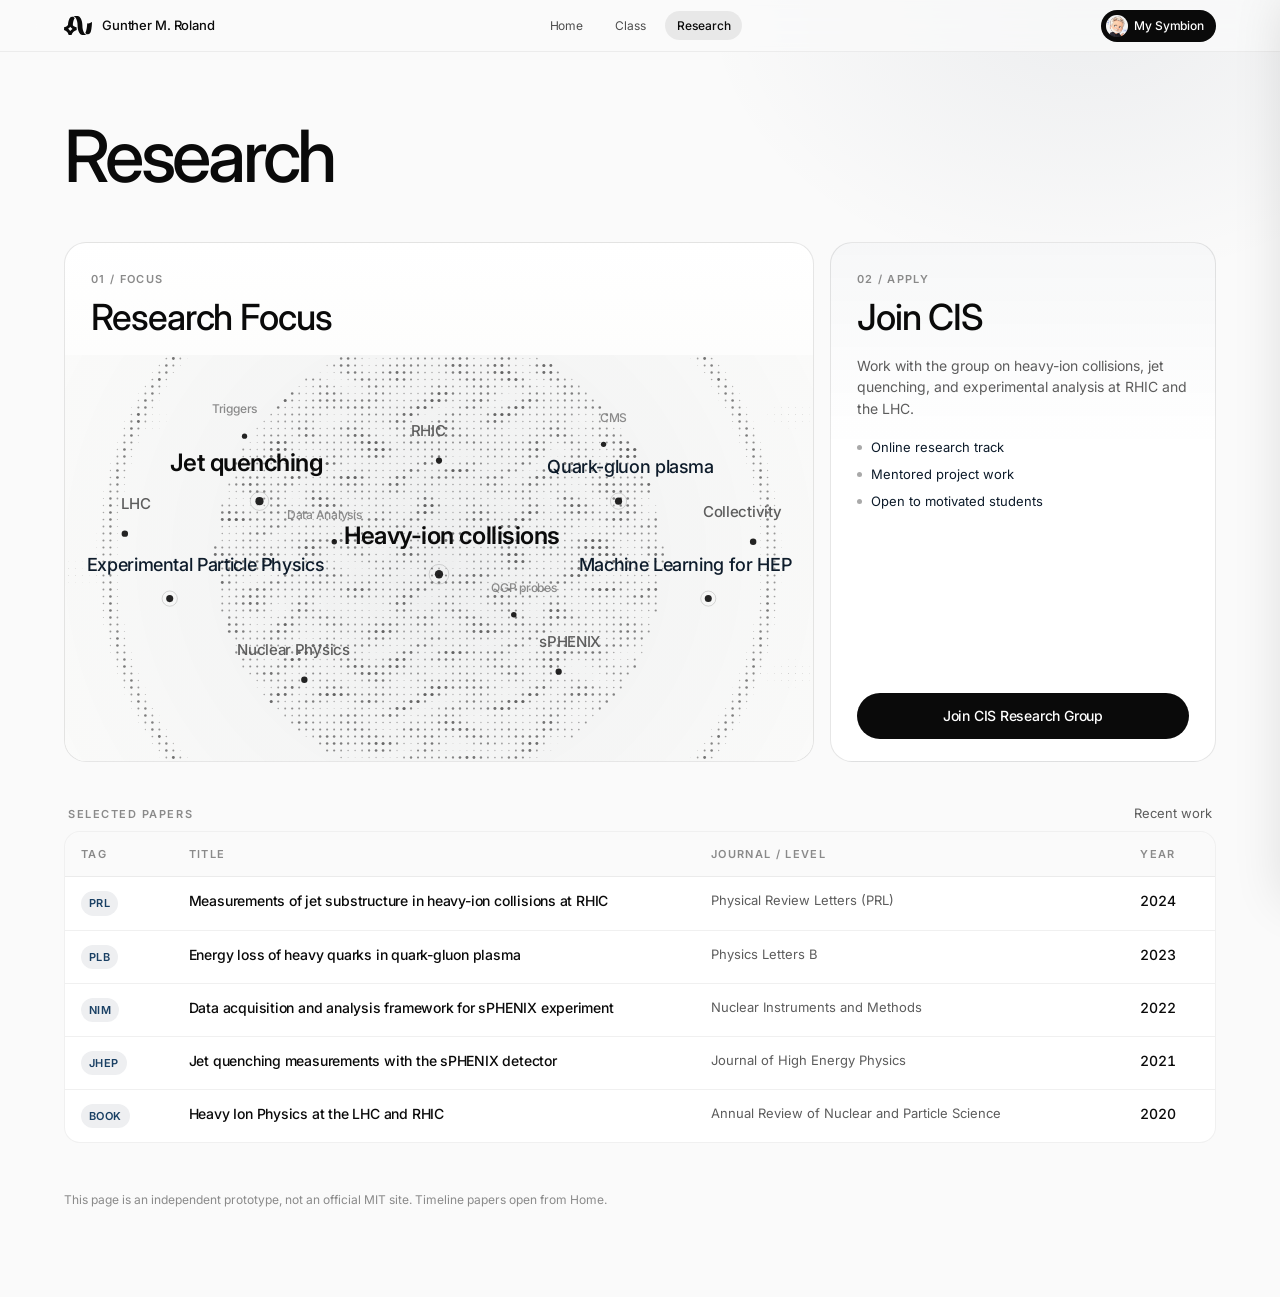
<file: research.html>
<!doctype html>
<html lang="en">
<head>
  <meta charset="utf-8">
  <script src="roster-data.js?v=29"></script>
  <script>if(new URLSearchParams(location.search).get("p")&&new URLSearchParams(location.search).get("p")!=="gunther-roland")document.documentElement.classList.add("prof-pending");</script>
  <style>html.prof-pending body{visibility:hidden}</style>

  <meta name="viewport" content="width=device-width,initial-scale=1">
  <title>Research - Gunther M. Roland</title>
  <link rel="preconnect" href="https://fonts.googleapis.com">
  <link href="https://fonts.googleapis.com/css2?family=Inter:wght@400;500;600&display=swap" rel="stylesheet">
  <link rel="stylesheet" href="styles.css?v=167">
</head>
<body class="page-research">
  <a class="skip" href="#main">Skip to content</a>
  <header class="topbar">
    <a class="brand" href="index.html" aria-label="Gunther Roland homepage">
      <span class="brand-mark" aria-hidden="true"><img src="assets/symbion-mark.svg" width="28" height="28" alt=""></span>
      <span class="brand-text">Gunther M. Roland</span>
    </a>
    <nav aria-label="Primary navigation">
      <a href="index.html" data-nav>Home</a>
      <a href="class.html" data-nav>Class</a>
      <a href="research.html" class="active" data-nav>Research</a>
    </nav>
    <div class="topbar-actions">
      <button type="button" class="symbion-btn" data-open-chat aria-controls="chatDrawer" aria-label="Open My Symbion">
        <img class="symbion-face" src="assets/roland-twin/avatar.png?v=1" width="22" height="22" alt="">
        <span>My Symbion</span>
      </button>
      <button class="menu-button" id="menuButton" aria-label="Open navigation" aria-expanded="false"><span></span><span></span></button>
    </div>
  </header>

  <main id="main" class="lab">
    <header class="lab-head" data-reveal>
      <h1>Research</h1>
    </header>

    <div class="research-split" data-reveal>
      <section class="focus-panel" aria-labelledby="focusHeading">
        <header class="focus-head">
          <p class="panel-kicker">01 / Focus</p>
          <h2 id="focusHeading">Research Focus</h2>
        </header>
        <div class="nebula-stage" data-nebula aria-label="Interactive research constellation">
          <canvas class="nebula-canvas" aria-hidden="true"></canvas>
          <div class="nebula-words" data-nebula-words role="list"></div>
        </div>
      </section>

      <aside class="join-panel" aria-labelledby="joinHeading">
        <header class="join-head">
          <p class="panel-kicker">02 / Apply</p>
          <h2 id="joinHeading">Join CIS</h2>
        </header>
        <p class="join-copy">Work with the group on heavy-ion collisions, jet quenching, and experimental analysis at RHIC and the LHC.</p>
        <ul class="join-points">
          <li>Online research track</li>
          <li>Mentored project work</li>
          <li>Open to motivated students</li>
        </ul>
        <div class="join-action">
          <button type="button" class="btn primary join-cis" data-join="CIS Research Group">
            <span>Join CIS Research Group</span>
          </button>
        </div>
      </aside>
    </div>

    <section class="pub-block" data-reveal data-reveal-delay="1" aria-label="Selected publications">
      <div class="lab-label"><span>Selected papers</span><i>Recent work</i></div>
      <div class="pub-table-wrap">
        <table class="pub-table">
          <thead>
            <tr>
              <th scope="col">Tag</th>
              <th scope="col">Title</th>
              <th scope="col">Journal / Level</th>
              <th scope="col">Year</th>
            </tr>
          </thead>
          <tbody>
            <tr>
              <td><em>PRL</em></td>
              <td>Measurements of jet substructure in heavy-ion collisions at RHIC</td>
              <td>Physical Review Letters (PRL)</td>
              <td>2024</td>
            </tr>
            <tr>
              <td><em>PLB</em></td>
              <td>Energy loss of heavy quarks in quark-gluon plasma</td>
              <td>Physics Letters B</td>
              <td>2023</td>
            </tr>
            <tr>
              <td><em>NIM</em></td>
              <td>Data acquisition and analysis framework for sPHENIX experiment</td>
              <td>Nuclear Instruments and Methods</td>
              <td>2022</td>
            </tr>
            <tr>
              <td><em>JHEP</em></td>
              <td>Jet quenching measurements with the sPHENIX detector</td>
              <td>Journal of High Energy Physics</td>
              <td>2021</td>
            </tr>
            <tr>
              <td><em>Book</em></td>
              <td>Heavy Ion Physics at the LHC and RHIC</td>
              <td>Annual Review of Nuclear and Particle Science</td>
              <td>2020</td>
            </tr>
          </tbody>
        </table>
      </div>
    </section>

    <p class="lab-note">This page is an independent prototype, not an official MIT site. Timeline papers open from Home.</p>
  </main>

  <div class="backdrop" id="backdrop" hidden></div>
  <aside class="drawer twin-drawer" id="chatDrawer" aria-labelledby="chatTitle" aria-hidden="true">
    <div class="twin-nav">
      <button type="button" class="twin-back" id="closeChat" aria-label="Back to page">
        <svg viewBox="0 0 16 16" width="16" height="16" aria-hidden="true"><path d="M10.5 3.5 6 8l4.5 4.5" fill="none" stroke="currentColor" stroke-width="1.5" stroke-linecap="round" stroke-linejoin="round"/></svg>
        <span>Back</span>
      </button>
    </div>

    <header class="twin-head" aria-label="Digital twin identity">
      <div class="twin-avatar-wrap" data-twin-status="ready">
        <img class="twin-avatar" src="assets/roland-twin/avatar.png?v=1" width="64" height="64" alt="Gunther Roland digital twin">
        <span class="twin-status-dot" aria-hidden="true"></span>
      </div>
      <div class="twin-head-copy">
        <h2 id="chatTitle">Gunther Roland</h2>
        <p class="twin-sub">Digital Twin · MIT Physics</p>
        <p class="twin-status-text" data-twin-status-text>Online &amp; Ready</p>
      </div>
    </header>

    <div class="twin-body">
      <div class="twin-chat">
        <div class="messages" id="messages" aria-live="polite">
          <div class="msg ai">
            <span class="msg-who">Gunther Roland</span>
            <div class="bubble"><p>Hello, I'm Gunther's digital twin. Feel free to ask me questions about this course, lecture slides and assigned readings.</p></div>
          </div>
        </div>

        <div class="twin-compose">
          <div class="suggest-chips" role="group" aria-label="Suggested questions">
            <button type="button" class="suggest-chip" data-suggest="Explain this lecture concept">Explain this lecture concept</button>
            <button type="button" class="suggest-chip" data-suggest="Help me understand the reading">Help me understand the reading</button>
            <button type="button" class="suggest-chip" data-suggest="Clarify assignment requirements">Clarify assignment requirements</button>
          </div>
          <form id="chatForm" class="composer">
            <div class="attach-chips" id="attachChips" hidden></div>
            <div class="composer-box">
              <label class="sr-only" for="chatInput">Ask Gunther</label>
              <textarea id="chatInput" rows="2" placeholder="Ask Gunther about this course, readings or lecture content..."></textarea>
              <div class="composer-bar">
                <div class="composer-tools">
                  <label class="attach-btn" title="Attach file">
                    <input type="file" id="attachFile" accept="image/*,.pdf,.txt,.doc,.docx,.csv,.png,.jpg,.jpeg,.webp">
                    <svg viewBox="0 0 1024 1024" width="20" height="20" aria-hidden="true">
                      <path class="attach-ring" fill="currentColor" d="M512 0C230.4 0 0 230.4 0 512s230.4 512 512 512 512-230.4 512-512S793.6 0 512 0zm0 972.8C256 972.8 51.2 768 51.2 512S256 51.2 512 51.2 972.8 256 972.8 512 768 972.8 512 972.8z"/>
                      <path fill="currentColor" d="M774.4 486.4H537.6V249.6c0-12.8-12.8-25.6-25.6-25.6S486.4 236.8 486.4 249.6v236.8H249.6C236.8 486.4 224 499.2 224 512c0 12.8 12.8 25.6 25.6 25.6h236.8v236.8c0 12.8 12.8 25.6 25.6 25.6s25.6-12.8 25.6-25.6V537.6h236.8c12.8 0 25.6-12.8 25.6-25.6 0-12.8-12.8-25.6-25.6-25.6z"/>
                    </svg>
                  </label>
                </div>
                <div class="composer-actions">
                  <button type="button" class="mic-btn" title="Voice input (coming soon)" aria-label="Voice input coming soon" disabled>
                    <svg viewBox="0 0 24 24" width="20" height="20" aria-hidden="true"><path fill="currentColor" d="M12 14a3 3 0 0 0 3-3V6a3 3 0 1 0-6 0v5a3 3 0 0 0 3 3zm5-3a5 5 0 0 1-10 0H5a7 7 0 0 0 6 6.9V21h2v-3.1A7 7 0 0 0 19 11h-2z"/></svg>
                  </button>
                  <button type="submit" class="send-btn">Send</button>
                </div>
              </div>
            </div>
          </form>
          <p class="twin-powered">Powered by Symbion</p>
        </div>
      </div>
    </div>
  </aside>

<div class="toast" id="joinToast" hidden role="status" aria-live="polite"></div>
    <script src="apply-prof.js?v=5"></script>
<script src="app.js?v=89"></script>
  <script src="nebula-focus.js?v=10"></script>
</body>
</html>
</file>
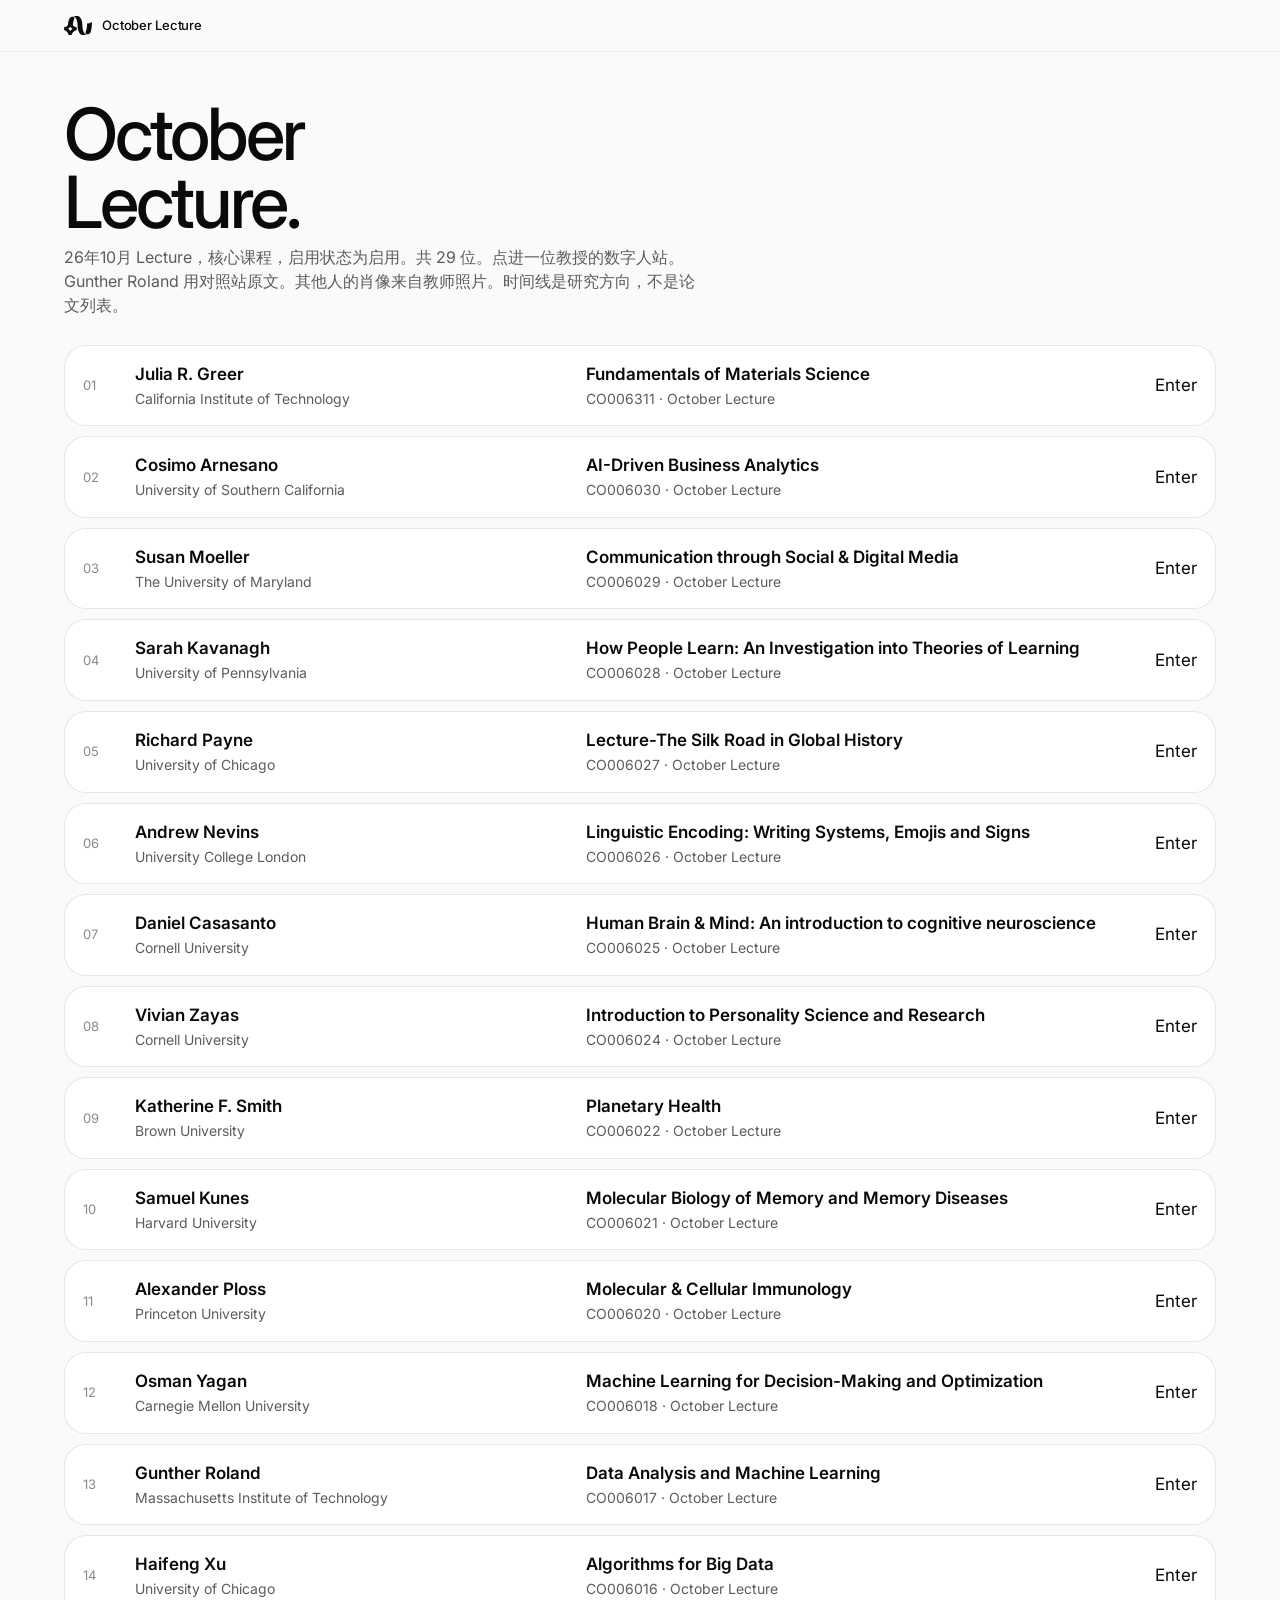
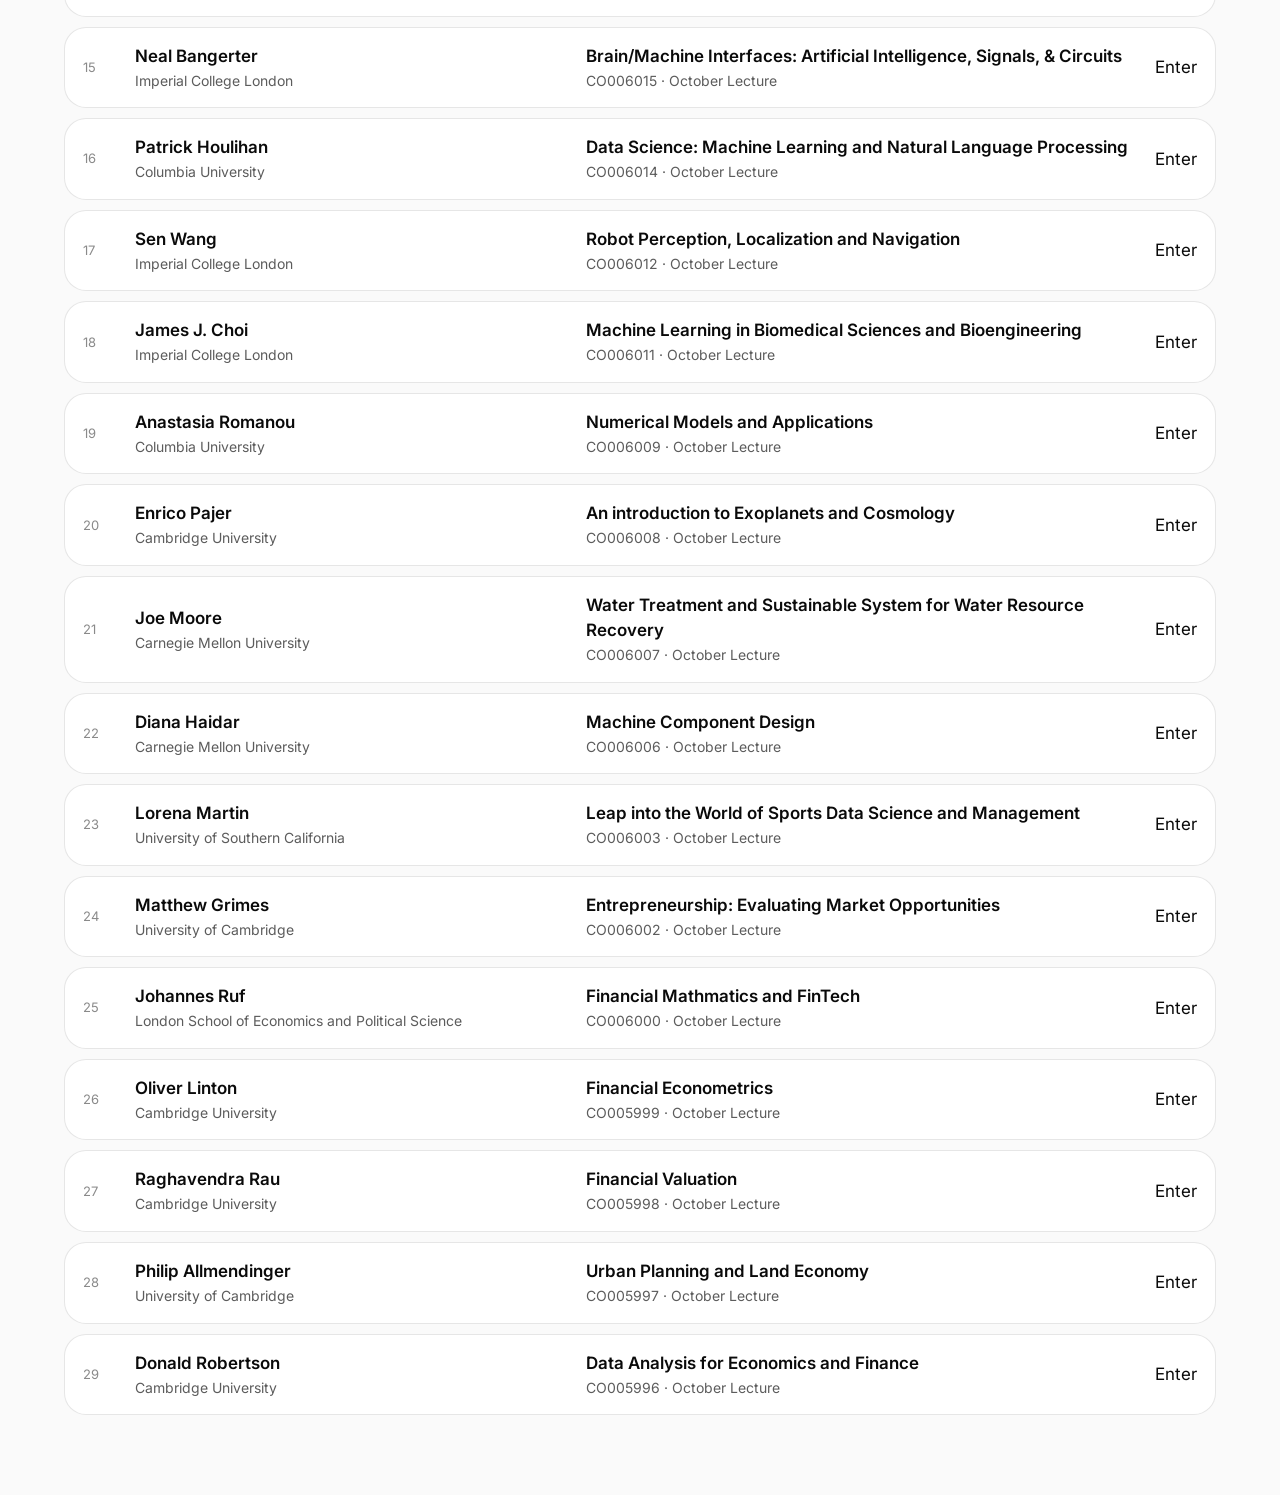
<file: roster.html>
<!doctype html>
<html lang="zh-CN">
<head>
  <meta charset="utf-8">
  <meta name="viewport" content="width=device-width,initial-scale=1">
  <title>26年10月 Lecture · 29 professors</title>
  <link rel="preconnect" href="https://fonts.googleapis.com">
  <link href="https://fonts.googleapis.com/css2?family=Inter:wght@400;500;600&display=swap" rel="stylesheet">
  <link rel="stylesheet" href="styles.css?v=168">
</head>
<body>
  <header class="topbar">
    <a class="brand" href="roster.html">
      <span class="brand-mark" aria-hidden="true"><img src="assets/symbion-mark.svg" width="28" height="28" alt=""></span>
      <span class="brand-text">October Lecture</span>
    </a>
  </header>
  <main class="roster-main">
    <h1>October<br>Lecture.</h1>
    <p class="roster-lead">26年10月 Lecture，核心课程，启用状态为启用。共 29 位。点进一位教授的数字人站。Gunther Roland 用对照站原文。其他人的肖像来自教师照片。时间线是研究方向，不是论文列表。</p>
    <div class="roster-list">
      <a class="roster-row" href="index.html?p=julia-r-greer">
      <em>01</em>
      <div><b>Julia R. Greer</b><small>California Institute of Technology</small></div>
      <div><b>Fundamentals of Materials Science</b><small>CO006311 · October Lecture</small></div>
      <time>Enter</time>
    </a><a class="roster-row" href="index.html?p=cosimo-arnesano">
      <em>02</em>
      <div><b>Cosimo Arnesano</b><small>University of Southern California</small></div>
      <div><b>AI-Driven Business Analytics</b><small>CO006030 · October Lecture</small></div>
      <time>Enter</time>
    </a><a class="roster-row" href="index.html?p=susan-moeller">
      <em>03</em>
      <div><b>Susan Moeller</b><small>The University of Maryland</small></div>
      <div><b>Communication through Social &amp; Digital Media</b><small>CO006029 · October Lecture</small></div>
      <time>Enter</time>
    </a><a class="roster-row" href="index.html?p=sarah-kavanagh">
      <em>04</em>
      <div><b>Sarah Kavanagh</b><small>University of Pennsylvania</small></div>
      <div><b>How People Learn: An Investigation into Theories of Learning</b><small>CO006028 · October Lecture</small></div>
      <time>Enter</time>
    </a><a class="roster-row" href="index.html?p=richard-payne">
      <em>05</em>
      <div><b>Richard Payne</b><small>University of Chicago</small></div>
      <div><b>Lecture-The Silk Road in Global History</b><small>CO006027 · October Lecture</small></div>
      <time>Enter</time>
    </a><a class="roster-row" href="index.html?p=andrew-nevins">
      <em>06</em>
      <div><b>Andrew Nevins</b><small>University College London</small></div>
      <div><b>Linguistic Encoding: Writing Systems, Emojis and Signs</b><small>CO006026 · October Lecture</small></div>
      <time>Enter</time>
    </a><a class="roster-row" href="index.html?p=daniel-casasanto">
      <em>07</em>
      <div><b>Daniel Casasanto</b><small>Cornell University</small></div>
      <div><b>Human Brain &amp; Mind: An introduction to cognitive neuroscience</b><small>CO006025 · October Lecture</small></div>
      <time>Enter</time>
    </a><a class="roster-row" href="index.html?p=vivian-zayas">
      <em>08</em>
      <div><b>Vivian Zayas</b><small>Cornell University</small></div>
      <div><b>Introduction to Personality Science and Research</b><small>CO006024 · October Lecture</small></div>
      <time>Enter</time>
    </a><a class="roster-row" href="index.html?p=katherine-f-smith">
      <em>09</em>
      <div><b>Katherine F. Smith</b><small>Brown University</small></div>
      <div><b>Planetary Health</b><small>CO006022 · October Lecture</small></div>
      <time>Enter</time>
    </a><a class="roster-row" href="index.html?p=samuel-kunes">
      <em>10</em>
      <div><b>Samuel Kunes</b><small>Harvard University</small></div>
      <div><b>Molecular Biology of Memory and Memory Diseases</b><small>CO006021 · October Lecture</small></div>
      <time>Enter</time>
    </a><a class="roster-row" href="index.html?p=alexander-ploss">
      <em>11</em>
      <div><b>Alexander Ploss</b><small>Princeton University</small></div>
      <div><b>Molecular &amp; Cellular Immunology</b><small>CO006020 · October Lecture</small></div>
      <time>Enter</time>
    </a><a class="roster-row" href="index.html?p=osman-yagan">
      <em>12</em>
      <div><b>Osman Yagan</b><small>Carnegie Mellon University</small></div>
      <div><b>Machine Learning for Decision-Making and Optimization</b><small>CO006018 · October Lecture</small></div>
      <time>Enter</time>
    </a><a class="roster-row" href="index.html">
      <em>13</em>
      <div><b>Gunther Roland</b><small>Massachusetts Institute of Technology</small></div>
      <div><b>Data Analysis and Machine Learning</b><small>CO006017 · October Lecture</small></div>
      <time>Enter</time>
    </a><a class="roster-row" href="index.html?p=haifeng-xu">
      <em>14</em>
      <div><b>Haifeng Xu</b><small>University of Chicago</small></div>
      <div><b>Algorithms for Big Data</b><small>CO006016 · October Lecture</small></div>
      <time>Enter</time>
    </a><a class="roster-row" href="index.html?p=neal-bangerter">
      <em>15</em>
      <div><b>Neal Bangerter</b><small>Imperial College London</small></div>
      <div><b>Brain/Machine Interfaces: Artificial Intelligence, Signals, &amp; Circuits</b><small>CO006015 · October Lecture</small></div>
      <time>Enter</time>
    </a><a class="roster-row" href="index.html?p=patrick-houlihan">
      <em>16</em>
      <div><b>Patrick Houlihan</b><small>Columbia University</small></div>
      <div><b>Data Science: Machine Learning and Natural Language Processing</b><small>CO006014 · October Lecture</small></div>
      <time>Enter</time>
    </a><a class="roster-row" href="index.html?p=sen-wang">
      <em>17</em>
      <div><b>Sen Wang</b><small>Imperial College London</small></div>
      <div><b>Robot Perception, Localization and Navigation</b><small>CO006012 · October Lecture</small></div>
      <time>Enter</time>
    </a><a class="roster-row" href="index.html?p=james-j-choi">
      <em>18</em>
      <div><b>James J. Choi</b><small>Imperial College London</small></div>
      <div><b>Machine Learning in Biomedical Sciences and Bioengineering</b><small>CO006011 · October Lecture</small></div>
      <time>Enter</time>
    </a><a class="roster-row" href="index.html?p=anastasia-romanou">
      <em>19</em>
      <div><b>Anastasia Romanou</b><small>Columbia University</small></div>
      <div><b>Numerical Models and Applications</b><small>CO006009 · October Lecture</small></div>
      <time>Enter</time>
    </a><a class="roster-row" href="index.html?p=enrico-pajer">
      <em>20</em>
      <div><b>Enrico Pajer</b><small>Cambridge University</small></div>
      <div><b>An introduction to Exoplanets and Cosmology</b><small>CO006008 · October Lecture</small></div>
      <time>Enter</time>
    </a><a class="roster-row" href="index.html?p=joe-moore">
      <em>21</em>
      <div><b>Joe Moore</b><small>Carnegie Mellon University</small></div>
      <div><b>Water Treatment and Sustainable System for Water Resource Recovery</b><small>CO006007 · October Lecture</small></div>
      <time>Enter</time>
    </a><a class="roster-row" href="index.html?p=diana-haidar">
      <em>22</em>
      <div><b>Diana Haidar</b><small>Carnegie Mellon University</small></div>
      <div><b>Machine Component Design</b><small>CO006006 · October Lecture</small></div>
      <time>Enter</time>
    </a><a class="roster-row" href="index.html?p=lorena-martin">
      <em>23</em>
      <div><b>Lorena Martin</b><small>University of Southern California</small></div>
      <div><b>Leap into the World of Sports Data Science and Management</b><small>CO006003 · October Lecture</small></div>
      <time>Enter</time>
    </a><a class="roster-row" href="index.html?p=matthew-grimes">
      <em>24</em>
      <div><b>Matthew Grimes</b><small>University of Cambridge</small></div>
      <div><b>Entrepreneurship: Evaluating Market Opportunities</b><small>CO006002 · October Lecture</small></div>
      <time>Enter</time>
    </a><a class="roster-row" href="index.html?p=johannes-ruf">
      <em>25</em>
      <div><b>Johannes Ruf</b><small>London School of Economics and Political Science</small></div>
      <div><b>Financial Mathmatics and FinTech</b><small>CO006000 · October Lecture</small></div>
      <time>Enter</time>
    </a><a class="roster-row" href="index.html?p=oliver-linton">
      <em>26</em>
      <div><b>Oliver Linton</b><small>Cambridge University</small></div>
      <div><b>Financial Econometrics</b><small>CO005999 · October Lecture</small></div>
      <time>Enter</time>
    </a><a class="roster-row" href="index.html?p=raghavendra-rau">
      <em>27</em>
      <div><b>Raghavendra Rau</b><small>Cambridge University</small></div>
      <div><b>Financial Valuation</b><small>CO005998 · October Lecture</small></div>
      <time>Enter</time>
    </a><a class="roster-row" href="index.html?p=philip-allmendinger">
      <em>28</em>
      <div><b>Philip Allmendinger</b><small>University of Cambridge</small></div>
      <div><b>Urban Planning and Land Economy</b><small>CO005997 · October Lecture</small></div>
      <time>Enter</time>
    </a><a class="roster-row" href="index.html?p=donald-robertson">
      <em>29</em>
      <div><b>Donald Robertson</b><small>Cambridge University</small></div>
      <div><b>Data Analysis for Economics and Finance</b><small>CO005996 · October Lecture</small></div>
      <time>Enter</time>
    </a>
    </div>
  </main>
</body>
</html>
</file>
<file: styles.css>
/* Viscose-aligned editorial system — matches Ice-works timeline */
:root {
  --bg: #fafafa;
  --bg-soft: #f7f7f5;
  --surface: #ffffff;
  --ink: #0a0a0a;
  --ink-2: #0d1b2a;
  --muted: #5c5c5c;
  --faint: #8a8a8a;
  --line: rgba(10, 10, 10, .1);
  --line-soft: rgba(10, 10, 10, .06);
  --navy: #10233d;
  --steel: #1a4064;
  --r: 14px;
  --r-lg: 22px;
  --header: 52px;
  --pad: clamp(1.25rem, 5vw, 5.5rem);
  --max: 1180px;
  --hub-max: 1280px;
  --hub-gap: 16px;
  --hub-card-min: 520px;
  --font: Inter, -apple-system, BlinkMacSystemFont, "Segoe UI", "Helvetica Neue",
    Helvetica, Arial, sans-serif;
  --display: Inter, -apple-system, BlinkMacSystemFont, "Segoe UI", Helvetica, Arial, sans-serif;
  --ease: cubic-bezier(.2, .8, .2, 1);
}

* { box-sizing: border-box; }
html {
  scroll-behavior: smooth;
  scroll-padding-top: calc(var(--header) + 12px);
}
body {
  margin: 0;
  color: var(--ink);
  background: var(--bg);
  font-family: var(--font);
  font-size: 17px;
  line-height: 1.47;
  -webkit-font-smoothing: antialiased;
  text-rendering: optimizeLegibility;
  scrollbar-width: thin;
  scrollbar-color: rgba(10, 10, 10, .28) transparent;
}
body::-webkit-scrollbar {
  width: 10px;
}
body::-webkit-scrollbar-track {
  background: transparent;
}
body::-webkit-scrollbar-thumb {
  background: rgba(10, 10, 10, .22);
  border-radius: 999px;
  border: 2px solid transparent;
  background-clip: padding-box;
}
body::-webkit-scrollbar-thumb:hover {
  background: rgba(10, 10, 10, .36);
  background-clip: padding-box;
  border: 2px solid transparent;
}
a { color: inherit; }
button, textarea { font: inherit; color: inherit; }
:focus-visible {
  outline: 2px solid rgba(10, 10, 10, .22);
  outline-offset: 2px;
}

.skip {
  position: fixed; left: 1rem; top: -4rem; z-index: 100;
  background: #fff; padding: .75rem 1rem; border-radius: 10px;
}
.skip:focus { top: 1rem; }
.sr-only {
  position: absolute; width: 1px; height: 1px; padding: 0; margin: -1px;
  overflow: hidden; clip: rect(0,0,0,0); white-space: nowrap; border: 0;
}

/* ——— Top bar (Apple glass) ——— */
.topbar {
  position: sticky;
  top: 0;
  z-index: 40;
  height: var(--header);
  padding: 0 var(--pad);
  display: grid;
  grid-template-columns: 1fr auto 1fr;
  align-items: center;
  gap: 16px;
  background: rgba(250, 250, 250, .78);
  backdrop-filter: saturate(160%) blur(18px);
  -webkit-backdrop-filter: saturate(160%) blur(18px);
  border-bottom: 1px solid var(--line-soft);
}
.brand {
  display: inline-flex;
  align-items: center;
  gap: 10px;
  text-decoration: none;
  justify-self: start;
  min-width: 0;
}
.brand-mark {
  width: 28px; height: 28px;
  border-radius: 8px;
  overflow: hidden;
  background: transparent;
  color: var(--ink);
  flex: none;
  display: inline-flex;
  align-items: center;
  justify-content: center;
}
.brand-mark img {
  display: block;
  width: 100%;
  height: 100%;
  object-fit: contain;
  object-position: center;
}
.brand-text {
  font-size: 13px;
  font-weight: 500;
  letter-spacing: -.01em;
  white-space: nowrap;
  overflow: hidden;
  text-overflow: ellipsis;
}
.topbar nav {
  display: flex;
  gap: 8px;
  justify-self: center;
}
.topbar nav a {
  text-decoration: none;
  color: var(--ink);
  font-size: 12px;
  font-weight: 400;
  letter-spacing: -.01em;
  opacity: .72;
  padding: 6px 12px;
  border-radius: 980px;
  transition: background .2s var(--ease), opacity .2s var(--ease);
}
.topbar nav a:hover { opacity: 1; background: rgba(10, 10, 10, .04); }
.topbar nav a.active {
  opacity: 1;
  background: rgba(10, 10, 10, .07);
  font-weight: 500;
}
.topbar-actions {
  justify-self: end;
  display: flex;
  align-items: center;
  gap: 8px;
}
.symbion-btn {
  border: 0;
  cursor: pointer;
  background: var(--ink);
  color: #fff;
  padding: 5px 12px 5px 5px;
  border-radius: 980px;
  font-size: 12px;
  font-weight: 500;
  letter-spacing: -.01em;
  display: inline-flex;
  align-items: center;
  gap: 6px;
  transition: background .2s ease;
}
.symbion-face {
  display: block;
  width: 22px;
  height: 22px;
  border-radius: 50%;
  object-fit: cover;
  object-position: 50% 18%;
  background: #2a2a2a;
  flex: none;
}
.symbion-btn:hover { background: #000; }
.menu-button {
  display: none;
  width: 36px; height: 36px;
  border: 0; background: transparent; cursor: pointer;
  padding: 0;
}
.menu-button span {
  display: block; width: 16px; height: 1.5px;
  background: var(--ink); margin: 5px auto; border-radius: 2px;
}

.eyebrow {
  margin: 0 0 14px;
  display: inline-flex;
  align-items: center;
  gap: 10px;
  font-size: 11px;
  font-weight: 500;
  letter-spacing: .14em;
  text-transform: uppercase;
  color: var(--faint);
}
.eyebrow i {
  display: block;
  width: 22px;
  height: 1px;
  background: currentColor;
}

/* Reveal */
[data-reveal] {
  transform: translateY(14px);
  transition: transform .7s var(--ease);
}
[data-reveal].is-in {
  transform: none;
}
[data-reveal-delay="1"] { transition-delay: .08s; }
[data-reveal-delay="2"] { transition-delay: .16s; }

/* ——— Hero ——— */
.hero {
  position: relative;
  z-index: 2;
  background:
    radial-gradient(ellipse 42% 40% at 18% 42%, rgba(26, 64, 100, .045), transparent 62%),
    radial-gradient(ellipse 38% 36% at 88% 48%, rgba(16, 35, 61, .05), transparent 58%),
    var(--bg);
  min-height: calc(100dvh - var(--header));
  display: flex;
  flex-direction: column;
  justify-content: flex-start;
  padding: clamp(20px, 3vh, 36px) clamp(1rem, 3vw, 2.5rem) 0;
  overflow: hidden;
}
.page-home .hero {
  /* Timeline rises under the hero so the paper seam dissolves */
  margin-bottom: calc(-1 * clamp(72px, 12vh, 140px));
  padding-top: clamp(12px, 2vh, 28px);
  padding-bottom: clamp(56px, 9vh, 112px);
  justify-content: center;
}
.hero-field {
  position: absolute;
  inset: 0;
  z-index: 0;
  width: 100%;
  height: 100%;
  display: block;
  pointer-events: none;
}
.hero-globe {
  position: absolute;
  z-index: 1;
  right: clamp(-60px, -3vw, -8px);
  top: 50%;
  transform: translateY(-46%);
  width: min(52vw, 640px);
  height: min(64vh, 680px);
  pointer-events: auto;
}
.hero-globe canvas {
  width: 100%;
  height: 100%;
  display: block;
}
.hero-grid {
  position: relative;
  z-index: 2;
  width: min(100%, 1240px);
  margin: 0 auto 0 clamp(24px, 6vw, 96px);
  flex: 0 1 auto;
  display: grid;
  grid-template-columns: minmax(260px, 400px) minmax(280px, 1fr);
  column-gap: clamp(40px, 4.5vw, 64px);
  row-gap: 36px;
  align-items: center;
  align-content: center;
}
.page-home .hero-grid {
  margin-top: auto;
  margin-bottom: auto;
}
.page-home .hero::after {
  content: "";
  position: absolute;
  left: 0;
  right: 0;
  bottom: 0;
  height: min(180px, 22vh);
  background: linear-gradient(
    180deg,
    rgba(250, 250, 250, 0) 0%,
    rgba(250, 250, 250, .22) 42%,
    rgba(250, 250, 250, .55) 78%,
    rgba(250, 250, 250, .78) 100%
  );
  pointer-events: none;
  z-index: 1;
}
.hero-copy {
  max-width: 32rem;
  justify-self: start;
  margin-left: 0;
  padding-left: 0;
  padding-right: 0;
  position: relative;
  z-index: 2;
}
.hero-greet {
  margin: 0 0 14px;
  font-size: 16px;
  font-weight: 400;
  letter-spacing: -.01em;
  color: var(--faint);
}
.hero h1 {
  margin: 0;
  font-family: var(--display);
  font-size: clamp(48px, 6.4vw, 84px);
  font-weight: 600;
  letter-spacing: -.045em;
  line-height: 1.06;
  color: var(--ink);
  text-transform: uppercase;
}
.hero h1 .line { display: block; }
.hero-role {
  margin: 24px 0 0;
  font-size: clamp(16px, 1.45vw, 19px);
  font-weight: 400;
  letter-spacing: -.02em;
  line-height: 1.45;
  color: var(--muted);
  max-width: 24em;
}
.hero-actions {
  margin: 30px 0 0;
  display: flex;
  flex-wrap: wrap;
  gap: 12px;
}
.btn {
  position: relative;
  display: inline-flex;
  align-items: center;
  justify-content: center;
  min-height: 48px;
  padding: 0 24px;
  border: 0;
  border-radius: 980px;
  appearance: none;
  -webkit-appearance: none;
  text-decoration: none;
  font-size: 15px;
  font-weight: 500;
  letter-spacing: -.015em;
  cursor: pointer;
  overflow: hidden;
  box-shadow: none;
  transition: background .2s ease, color .2s ease, box-shadow .25s var(--ease), border-color .2s ease;
}
.btn span { position: relative; z-index: 1; }
.btn.primary {
  background: var(--ink);
  color: #fff;
  border: 0;
  box-shadow: none;
}
.btn.primary:hover {
  background: #000;
  box-shadow: 0 12px 28px rgba(10, 10, 10, .16);
}
.btn.primary:focus-visible {
  outline: 2px solid rgba(10, 10, 10, .28);
  outline-offset: 3px;
}
.btn.ghost {
  background: transparent;
  color: var(--ink);
  border: 1px solid var(--line);
  padding: 0 20px;
}
.btn.ghost:hover {
  background: var(--ink);
  color: #fff;
  border-color: var(--ink);
}
.btn.ghost::after { content: none; }

.hero-stage {
  position: relative;
  justify-self: start;
  width: min(100%, 400px);
}
.hero-figure {
  margin: 0;
  position: relative;
  z-index: 1;
  border-radius: calc(var(--r-lg) + 4px);
  overflow: hidden;
  background:
    radial-gradient(ellipse 70% 55% at 50% 42%, #f4f3ef 0%, #e8e7e2 72%, #deddd8 100%);
  aspect-ratio: 3 / 4;
  box-shadow:
    0 1px 0 rgba(255, 255, 255, .45) inset,
    0 28px 56px rgba(10, 10, 10, .12);
  touch-action: none;
}
.hero-figure.is-ready:not(.is-photo) {
  cursor: crosshair;
}
.hero-figure.is-photo {
  /* Keep paper tone — never flash dark behind the portrait. */
  background:
    radial-gradient(ellipse 70% 55% at 50% 42%, #f4f3ef 0%, #e8e7e2 72%, #deddd8 100%);
}
.hero-figure img {
  display: block;
  width: 100%;
  height: 100%;
  object-fit: cover;
  object-position: 48% 16%;
  opacity: 0;
  position: relative;
  z-index: 1;
  transition: none;
  background: transparent;
}
.hero-halftone {
  position: absolute;
  inset: 0;
  z-index: 2;
  width: 100%;
  height: 100%;
  display: block;
  pointer-events: none;
  image-rendering: auto;
  opacity: 1;
  transition: opacity .45s cubic-bezier(.2, .8, .2, 1);
}

/* Scroll cue into the research timeline */
.hero-scroll {
  position: relative;
  z-index: 3;
  flex: 0 0 auto;
  width: max-content;
  margin: 20px auto 36px;
  display: inline-flex;
  align-items: center;
  gap: 6px;
  text-decoration: none;
  font-size: 13px;
  font-weight: 500;
  letter-spacing: -.01em;
  color: var(--ink);
  opacity: .55;
  transition: opacity .2s ease, color .2s ease, gap .2s var(--ease);
}
.page-home .hero-scroll {
  position: absolute;
  left: 50%;
  bottom: clamp(20px, 3.5vh, 40px);
  margin: 0;
  transform: translateX(-50%);
}
.hero-scroll svg {
  display: block;
  flex: none;
  transition: transform .25s var(--ease);
}
.hero-scroll:hover {
  opacity: 1;
  gap: 8px;
}
.hero-scroll:hover svg {
  transform: translateY(2px);
}

/* ——— Class studio ——— */
.studio {
  width: min(100%, var(--hub-max));
  margin: 0 auto;
  padding: clamp(40px, 7vh, 72px) var(--pad) 80px;
  min-height: calc(100dvh - var(--header));
}
.studio-head {
  max-width: 18em;
  margin-bottom: clamp(28px, 5vh, 48px);
}
.studio-head h1,
.lab-head h1 {
  margin: 0;
  font-size: clamp(42px, 6vw, 72px);
  font-weight: 500;
  letter-spacing: -.045em;
  line-height: 1.14;
  color: var(--ink);
}
.studio-head .lede,
.lab-head .lede {
  margin: 16px 0 0;
  font-size: 16px;
  line-height: 1.5;
  color: var(--muted);
  max-width: 28em;
}
.studio-split,
.research-split {
  display: grid;
  grid-template-columns: 1fr 1fr;
  gap: var(--hub-gap);
  align-items: stretch;
}
.research-split {
  margin: 0 0 42px;
  grid-template-columns: minmax(0, 1.65fr) minmax(260px, 0.85fr);
}
.studio-panel {
  position: relative;
  display: flex;
  flex-direction: column;
  align-self: stretch;
  min-height: var(--hub-card-min);
  height: 100%;
  padding: 28px 26px 22px;
  background: var(--surface);
  border: 1px solid var(--line);
  border-radius: var(--r-lg);
  overflow: hidden;
  transition: transform .35s var(--ease), box-shadow .35s var(--ease), border-color .25s ease;
}
.studio-panel::after {
  content: "";
  position: absolute;
  left: 0; right: 0; bottom: 0;
  height: 88px;
  pointer-events: none;
  background: linear-gradient(180deg, rgba(250, 250, 250, 0), rgba(16, 35, 61, .05));
}
.studio-panel.onsite::after {
  background: linear-gradient(180deg, rgba(250, 250, 250, 0), rgba(26, 64, 100, .08));
}
.studio-panel.onsite.has-coming-soon .onsite-coming-soon-stage {
  display: grid;
  flex: 1 1 auto;
  min-height: 0;
  place-items: center;
}
.studio-panel.onsite.has-coming-soon .studio-list {
  flex: 0 0 auto;
  margin: 0;
}
.studio-panel:hover {
  border-color: rgba(10, 10, 10, .18);
  box-shadow: 0 24px 50px rgba(10, 10, 10, .08);
  transform: translateY(-4px);
}
.studio-panel header { position: relative; z-index: 1; margin-bottom: 18px; }
.panel-kicker {
  margin: 0 0 10px;
  font-size: 11px;
  font-weight: 600;
  letter-spacing: .12em;
  text-transform: uppercase;
  color: var(--faint);
}
.studio-panel h2 {
  margin: 0;
  font-size: clamp(28px, 3vw, 36px);
  font-weight: 500;
  letter-spacing: -.03em;
}
.studio-panel header p:last-child {
  margin: 10px 0 0;
  font-size: 14px;
  line-height: 1.45;
  color: var(--muted);
  max-width: 28em;
}
.studio-list {
  position: relative;
  z-index: 1;
  list-style: none;
  margin: auto 0 0;
  padding: 0;
  display: grid;
  gap: 10px;
  flex: 1 1 auto;
  align-content: end;
}
.studio-list li { margin: 0; padding: 0; }
.studio-list a,
.studio-list .course-entry {
  display: grid;
  grid-template-columns: 1fr auto 40px;
  gap: 14px;
  align-items: center;
  padding: 16px 14px 16px 16px;
  border: 1px solid var(--line-soft);
  border-radius: 14px;
  background: rgba(255, 255, 255, .72);
  text-decoration: none;
  color: inherit;
  transition: background .2s ease, border-color .2s ease, transform .25s var(--ease), box-shadow .25s var(--ease);
}
.studio-list li:first-child a { border-top: 1px solid var(--line-soft); }
.studio-list a:hover,
.studio-list .course-entry:hover {
  background: #fff;
  border-color: rgba(10, 10, 10, .16);
  box-shadow: 0 10px 24px rgba(10, 10, 10, .06);
  transform: translateY(-1px);
}
.studio-list a:hover .entry-go,
.studio-list .course-entry:hover .entry-go {
  color: #fff;
  background: var(--ink);
  border-color: var(--ink);
  transform: none;
}
.studio-list a:hover .entry-go svg,
.studio-list .course-entry:hover .entry-go svg {
  transform: translate(1px, -1px);
}
.studio-list em {
  display: block;
  margin: 0 0 5px;
  font-style: normal;
  font-size: 11px;
  font-weight: 500;
  letter-spacing: .1em;
  text-transform: uppercase;
  color: var(--faint);
  line-height: 1.2;
}
.studio-list b {
  display: block;
  font-size: 16px;
  font-weight: 500;
  letter-spacing: -.025em;
  line-height: 1.28;
  color: var(--ink);
}
.studio-list span {
  display: block;
  margin-top: 4px;
  font-size: 13px;
  color: var(--muted);
  line-height: 1.4;
}
.studio-list time {
  font-size: 12px;
  font-weight: 400;
  color: var(--faint);
  white-space: nowrap;
  text-align: right;
  align-self: start;
  padding-top: 2px;
}
.studio-list .entry-go {
  width: 36px;
  height: 36px;
  border-radius: 50%;
  border: 1px solid var(--line);
  color: var(--ink);
  background: transparent;
  display: inline-flex;
  align-items: center;
  justify-content: center;
  justify-self: end;
  flex: none;
  transition:
    color .2s ease,
    background .2s ease,
    border-color .2s ease,
    transform .25s var(--ease);
}
.studio-list .entry-go svg {
  display: block;
  width: 18px;
  height: 18px;
  transition: transform .25s var(--ease);
}

/* ——— Research lab ——— */
.lab {
  width: min(100%, var(--hub-max));
  margin: 0 auto;
  padding: clamp(40px, 7vh, 72px) var(--pad) 88px;
  min-height: calc(100dvh - var(--header));
}
.page-research .lab {
  width: min(100%, var(--hub-max));
  padding-left: var(--pad);
  padding-right: var(--pad);
}
.page-research {
  background:
    radial-gradient(ellipse 55% 40% at 85% 0%, rgba(16, 35, 61, .06), transparent 55%),
    var(--bg);
}
.page-class {
  background:
    radial-gradient(ellipse 50% 35% at 10% 0%, rgba(26, 64, 100, .05), transparent 50%),
    var(--bg);
}
.lab-head {
  margin-bottom: clamp(28px, 5vh, 48px);
  max-width: 34rem;
}
.focus-panel,
.join-panel {
  position: relative;
  margin: 0;
  display: flex;
  flex-direction: column;
  align-self: stretch;
  min-height: var(--hub-card-min);
  height: 100%;
  min-width: 0;
  border-radius: var(--r-lg);
  border: 1px solid var(--line);
  background: var(--surface);
  overflow: hidden;
}
.focus-panel {
  padding: 28px 26px 0;
  background:
    linear-gradient(180deg, #fff 0%, #fbfbfa 42%),
    var(--surface);
}
.focus-head,
.join-head {
  position: relative;
  z-index: 2;
  flex: none;
  padding: 0;
  margin: 0 0 16px;
  background: none;
}
.focus-panel .panel-kicker,
.join-panel .panel-kicker {
  margin: 0 0 10px;
  font-size: 11px;
  font-weight: 600;
  letter-spacing: .12em;
  text-transform: uppercase;
  color: var(--faint);
}
.focus-panel h2,
.join-panel h2 {
  margin: 0;
  font-size: clamp(28px, 3vw, 36px);
  font-weight: 500;
  letter-spacing: -.03em;
  line-height: 1.15;
}
.nebula-stage {
  position: relative;
  flex: 1 1 auto;
  min-height: 360px;
  height: auto;
  margin: 0 -26px 0;
  cursor: crosshair;
  touch-action: none;
  background: #fbfbfa;
  overflow: hidden;
}
.nebula-canvas {
  position: absolute;
  inset: 0;
  width: 100%;
  height: 100%;
  display: block;
  pointer-events: none;
}
.nebula-words {
  position: absolute;
  inset: 0;
  z-index: 1;
  pointer-events: none;
}
.nebula-word {
  position: absolute;
  left: 0;
  top: 0;
  margin: 0;
  padding: 5px 9px;
  border: 0;
  border-radius: 8px;
  background: transparent;
  appearance: none;
  -webkit-appearance: none;
  font-family: inherit;
  font-weight: 500;
  letter-spacing: -.02em;
  line-height: 1.15;
  white-space: nowrap;
  text-align: center;
  color: var(--ink);
  pointer-events: auto;
  cursor: default;
  will-change: transform;
  opacity: 0;
  transition:
    background .18s ease,
    box-shadow .18s ease,
    color .18s ease,
    backdrop-filter .18s ease;
}
.nebula-word:hover,
.nebula-word:focus-visible {
  z-index: 3;
  color: var(--ink);
  background: rgba(251, 251, 250, .94);
  backdrop-filter: blur(8px) saturate(1.05);
  -webkit-backdrop-filter: blur(8px) saturate(1.05);
  box-shadow:
    0 1px 0 rgba(255, 255, 255, .85) inset,
    0 6px 18px rgba(16, 35, 61, .08),
    0 0 0 1px rgba(10, 10, 10, .06);
  outline: none;
}
.nebula-word.s5 {
  font-size: clamp(17px, 1.9vw, 24px);
  font-weight: 600;
  color: var(--ink);
}
.nebula-word.s4 {
  font-size: clamp(14px, 1.55vw, 18px);
  color: var(--ink-2);
}
.nebula-word.s3 {
  font-size: clamp(12px, 1.3vw, 15px);
  color: var(--muted);
}
.nebula-word.s2 {
  font-size: 12px;
  font-weight: 500;
  color: var(--faint);
}
.nebula-word.s2:hover,
.nebula-word.s2:focus-visible,
.nebula-word.s3:hover,
.nebula-word.s3:focus-visible {
  color: var(--ink);
}

.join-panel {
  padding: 28px 26px 22px;
  background:
    linear-gradient(180deg, rgba(16, 35, 61, .035), transparent 40%),
    var(--surface);
}
.join-copy {
  margin: 0;
  font-size: 14px;
  line-height: 1.55;
  color: var(--muted);
}
.join-points {
  list-style: none;
  margin: 18px 0 0;
  padding: 0;
  display: grid;
  gap: 9px;
}
.join-points li {
  position: relative;
  padding-left: 14px;
  font-size: 13px;
  color: var(--ink-2);
  line-height: 1.4;
}
.join-points li::before {
  content: "";
  position: absolute;
  left: 0;
  top: .55em;
  width: 5px;
  height: 5px;
  border-radius: 50%;
  background: var(--ink);
  opacity: .35;
}
.join-action {
  margin-top: auto;
  padding-top: 24px;
}
.join-panel .join-cis {
  width: 100%;
  min-height: 46px;
  padding: 0 16px;
  font-size: 14px;
  white-space: nowrap;
  box-sizing: border-box;
}
.join-cis.applied {
  background: #10233d;
  pointer-events: none;
}
.pub-block { margin-bottom: 36px; }
.pub-table-wrap {
  overflow-x: auto;
  border: 1px solid var(--line-soft);
  border-radius: 16px;
  background: #fff;
}
.pub-table {
  width: 100%;
  border-collapse: collapse;
  font-size: 14px;
}
.pub-table th,
.pub-table td {
  padding: 14px 16px;
  text-align: left;
  vertical-align: top;
  border-top: 1px solid var(--line-soft);
}
.pub-table thead th {
  border-top: 0;
  font-size: 11px;
  font-weight: 600;
  letter-spacing: .12em;
  text-transform: uppercase;
  color: var(--faint);
  background: rgba(10, 10, 10, .02);
}
.pub-table tbody tr:first-child td { border-top: 1px solid var(--line-soft); }
.pub-table tbody tr:hover td { background: rgba(10, 10, 10, .02); }
.pub-table em {
  font-style: normal;
  display: inline-block;
  font-size: 11px;
  font-weight: 600;
  letter-spacing: .04em;
  text-transform: uppercase;
  color: var(--steel);
  padding: 4px 8px;
  border-radius: 980px;
  background: rgba(16, 35, 61, .07);
  white-space: nowrap;
}
.pub-table td:nth-child(2) {
  font-weight: 500;
  letter-spacing: -.015em;
  color: var(--ink);
  max-width: 28em;
}
.pub-table td:nth-child(3) {
  color: var(--muted);
  font-size: 13px;
}
.pub-table td:nth-child(4) {
  font-variant-numeric: tabular-nums;
  font-weight: 500;
  color: var(--ink);
  white-space: nowrap;
}
.lab-head .lede {
  max-width: 36em;
  line-height: 1.55;
}
.lede-plus {
  position: relative;
  display: inline-flex;
  align-items: center;
  justify-content: center;
  width: 1.15em;
  height: 1.15em;
  margin: 0 .2em;
  vertical-align: -0.12em;
  border-radius: 50%;
  border: 1px solid var(--line);
  background: var(--surface);
  color: var(--ink);
}
.lede-plus i,
.lede-plus i::before {
  position: absolute;
  left: 50%;
  top: 50%;
  background: currentColor;
  border-radius: 1px;
  transform: translate(-50%, -50%);
}
.lede-plus i {
  width: .48em;
  height: 1.5px;
}
.lede-plus i::before {
  content: "";
  width: 1.5px;
  height: .48em;
}
.lab-block { margin-bottom: 42px; }
.lab-label {
  display: flex;
  align-items: baseline;
  justify-content: space-between;
  gap: 16px;
  margin-bottom: 8px;
  padding: 0 4px;
}
.lab-label span {
  font-size: 11px;
  font-weight: 600;
  letter-spacing: .14em;
  text-transform: uppercase;
  color: var(--faint);
}
.lab-label i {
  font-style: normal;
  font-size: 13px;
  color: var(--muted);
}
.lab-list {
  list-style: none;
  margin: 0;
  padding: 0;
}
.lab-list li {
  display: grid;
  grid-template-columns: 88px 1fr auto;
  gap: 20px;
  align-items: center;
  padding: 22px 14px;
  margin: 0 -14px;
  border-top: 1px solid var(--line-soft);
  border-radius: 16px;
  transition: background .25s var(--ease), transform .25s var(--ease);
}
.lab-list li:first-child { border-top: 0; }
.lab-list li:hover {
  background: rgba(10, 10, 10, .035);
  transform: translateX(4px);
}
.lab-year {
  font-size: clamp(22px, 2.4vw, 28px);
  font-weight: 500;
  letter-spacing: -.03em;
  color: var(--ink);
  font-variant-numeric: tabular-nums;
}
.lab-block.done .lab-year { color: var(--faint); }
.lab-body b {
  display: block;
  font-size: clamp(17px, 1.7vw, 20px);
  font-weight: 500;
  letter-spacing: -.025em;
  line-height: 1.25;
}
.lab-body span {
  display: block;
  margin-top: 5px;
  font-size: 14px;
  line-height: 1.45;
  color: var(--muted);
}

.join-btn {
  position: relative;
  width: 44px;
  height: 44px;
  border-radius: 50%;
  border: 1px solid var(--line);
  background: var(--surface);
  color: var(--ink);
  cursor: pointer;
  display: inline-flex;
  align-items: center;
  justify-content: center;
  flex: none;
  padding: 0;
  line-height: 0;
  transition: background .2s ease, color .2s ease, border-color .2s ease, box-shadow .25s var(--ease);
}
.join-btn span {
  position: relative;
  display: block;
  width: 14px;
  height: 14px;
  font-size: 0;
  line-height: 0;
  overflow: hidden;
  transition: transform .25s var(--ease);
}
.join-btn span::before,
.join-btn span::after {
  content: "";
  position: absolute;
  left: 50%;
  top: 50%;
  background: currentColor;
  border-radius: 1px;
  transform: translate(-50%, -50%);
}
.join-btn span::before {
  width: 14px;
  height: 2px;
}
.join-btn span::after {
  width: 2px;
  height: 14px;
}
.join-btn:hover {
  background: var(--ink);
  color: #fff;
  border-color: var(--ink);
  box-shadow: 0 12px 28px rgba(10, 10, 10, .16);
}
.join-btn:hover span {
  transform: rotate(90deg);
  transform-origin: 50% 50%;
}
.join-btn.applied {
  background: #10233d;
  color: #fff;
  border-color: #10233d;
  pointer-events: none;
}
.join-btn.applied span {
  transform: none;
  font-size: 12px;
  font-weight: 600;
  letter-spacing: .04em;
  color: #fff;
  width: auto;
  height: auto;
  line-height: 1;
}
.join-btn.applied span::before,
.join-btn.applied span::after {
  display: none;
}

.lab-note {
  margin: 48px 0 0;
  font-size: 12px;
  line-height: 1.5;
  color: var(--faint);
  max-width: 52em;
}

.archive {
  margin-top: 8px;
}
.work {
  position: relative;
  padding: 28px 0 32px;
  border-top: 1px solid var(--line-soft);
  scroll-margin-top: calc(var(--header) + 24px);
  transition: background .25s var(--ease);
}
.work:target {
  background: linear-gradient(90deg, rgba(16, 35, 61, .06), transparent 70%);
  margin: 0 -18px;
  padding-left: 18px;
  padding-right: 18px;
  border-radius: 16px;
}
.work-meta {
  margin: 0 0 10px;
  display: flex;
  gap: 12px;
  align-items: baseline;
  font-size: 12px;
  color: var(--faint);
}
.work-meta em {
  font-style: normal;
  font-weight: 600;
  font-size: 13px;
  letter-spacing: -.01em;
  color: var(--ink);
  font-variant-numeric: tabular-nums;
}
.work h2 {
  margin: 0;
  font-size: clamp(22px, 2.4vw, 28px);
  font-weight: 500;
  letter-spacing: -.03em;
}
.work > p:not(.work-meta):not(.work-cite) {
  margin: 10px 0 0;
  font-size: 15px;
  line-height: 1.55;
  color: var(--muted);
  max-width: 42em;
}
.work-cite {
  margin: 12px 0 0;
  font-size: 12px;
  line-height: 1.45;
  color: var(--faint);
  max-width: 48em;
}
.work-link {
  display: inline-flex;
  margin-top: 14px;
  font-size: 13px;
  font-weight: 500;
  color: var(--ink);
  text-decoration: none;
  border-bottom: 1px solid var(--line);
  padding-bottom: 2px;
  transition: border-color .2s ease;
}
.work-link:hover { border-color: var(--ink); }
.work-link::after { content: " ›"; }
.join-btn.inline {
  display: inline-grid;
  margin-left: 12px;
  vertical-align: middle;
  position: relative;
  top: 6px;
}

.toast {
  position: fixed;
  left: 50%;
  bottom: 28px;
  transform: translateX(-50%) translateY(12px);
  z-index: 60;
  max-width: min(420px, calc(100vw - 32px));
  padding: 14px 18px;
  background: var(--ink);
  color: #fff;
  font-size: 14px;
  line-height: 1.4;
  border-radius: 14px;
  box-shadow: 0 16px 40px rgba(0, 0, 0, .2);
  opacity: 0;
  transition: opacity .25s var(--ease), transform .25s var(--ease);
}
.toast.is-on {
  opacity: 1;
  transform: translateX(-50%) translateY(0);
}

/* ——— Ice-works research timeline ——— */
.timeline {
  position: relative;
  z-index: 1;
  height: calc(100dvh - var(--header));
  min-height: 560px;
  margin-top: 0;
  padding-top: 0;
  background: var(--bg);
  color: #0d1b2a;
  overflow: hidden;
  touch-action: none;
  border-top: 0;
}
/* Soft lift into the ring — never a hard paper cut */
.timeline::before {
  content: "";
  position: absolute;
  left: 0;
  right: 0;
  top: 0;
  height: min(140px, 18vh);
  background: linear-gradient(
    180deg,
    rgba(250, 250, 250, .55) 0%,
    rgba(250, 250, 250, .22) 48%,
    rgba(250, 250, 250, 0) 100%
  );
  pointer-events: none;
  z-index: 2;
}
.timeline-stage {
  position: absolute;
  inset: 0;
  z-index: 1;
}
.timeline-stage canvas {
  display: block;
  width: 100%;
  height: 100%;
}
.timeline-index {
  position: absolute;
  right: 8vw;
  top: 3.8vh;
  z-index: 3;
  margin: 0;
  padding: 0;
  list-style: none;
  display: flex;
  flex-direction: column;
  align-items: flex-start;
  text-align: right;
  font-size: 12px;
  font-weight: 500;
  letter-spacing: .01em;
  line-height: 1.5;
  color: #0a0a0a;
  opacity: 0;
  pointer-events: none;
}
.timeline.is-live .timeline-index { opacity: 1; }
.timeline-index li { opacity: .2; white-space: nowrap; }
.timeline-meta {
  position: absolute;
  top: 52%;
  left: 6vw;
  z-index: 3;
  transform: translateY(-50%);
  pointer-events: none;
  letter-spacing: -.01em;
  color: #0a0a0a;
  font-weight: 500;
}
.timeline-meta.right {
  left: auto;
  right: 6vw;
}
.timeline-meta [data-ice-goo],
.timeline-meta [data-ice-plain] {
  position: absolute;
  inset: 0;
}
.timeline-meta [data-ice-goo] { will-change: filter; }
.timeline-meta [data-ice-layer] {
  position: absolute;
  inset: 0;
  display: flex;
  align-items: center;
}
.timeline-meta[data-ice-meta="left"] [data-ice-layer],
.timeline-meta[data-ice-meta="left"] [data-ice-plain] {
  justify-content: flex-start;
}
.timeline-meta[data-ice-meta="right"] [data-ice-layer],
.timeline-meta[data-ice-meta="right"] [data-ice-plain] {
  justify-content: flex-end;
}
.timeline-meta [data-ice-plain] > span,
.timeline-meta [data-ice-layer] > span {
  display: flex;
  align-items: baseline;
  white-space: nowrap;
}
.timeline-loader {
  position: absolute;
  left: 50%;
  bottom: 9vh;
  z-index: 3;
  transform: translateX(-50%);
  font-variant-numeric: tabular-nums;
  font-size: clamp(26px, 3.6vw, 40px);
  font-weight: 500;
  letter-spacing: -.02em;
  color: #0a0a0a;
  pointer-events: none;
}
.timeline-hint {
  position: absolute;
  left: 50%;
  bottom: 3.4vh;
  z-index: 3;
  transform: translateX(-50%);
  margin: 0;
  padding: 8px 14px;
  border-radius: 980px;
  border: 1px solid rgba(10, 10, 10, .08);
  background: rgba(250, 250, 250, .82);
  backdrop-filter: blur(10px);
  font-size: 12px;
  font-weight: 500;
  letter-spacing: -.01em;
  color: rgba(13, 27, 42, .55);
  pointer-events: none;
  white-space: nowrap;
  transition: opacity .35s ease;
}
.timeline.is-used .timeline-hint,
.timeline.is-live .timeline-hint { opacity: 0; }
.timeline-svg {
  position: absolute;
  width: 0;
  height: 0;
  overflow: hidden;
}
.timeline-fallback {
  display: none;
  position: relative;
  z-index: 2;
  width: min(100%, 720px);
  margin: 0 auto;
  padding: 64px var(--pad);
}
.timeline.is-fallback .timeline-stage,
.timeline.is-fallback .timeline-index,
.timeline.is-fallback .timeline-meta,
.timeline.is-fallback .timeline-loader,
.timeline.is-fallback .timeline-hint { display: none; }
.timeline.is-fallback {
  height: auto;
  min-height: 0;
  overflow: visible;
  touch-action: auto;
}
.timeline.is-fallback .timeline-fallback { display: block; }
.timeline-fallback h2 {
  margin: 0 0 20px;
  font-size: 32px;
  font-weight: 600;
  letter-spacing: -.03em;
}
.timeline-fallback ol {
  margin: 0;
  padding: 0;
  list-style: none;
}
.timeline-fallback li {
  display: grid;
  grid-template-columns: 64px 1fr;
  gap: 16px;
  padding: 14px 0;
  border-top: 1px solid var(--line-soft);
  font-size: 15px;
  color: var(--muted);
}
.timeline-fallback b { color: var(--ink); font-weight: 600; }

.site-footer {
  display: flex;
  align-items: center;
  justify-content: space-between;
  gap: 16px;
  padding: 28px var(--pad) 36px;
  border-top: 1px solid var(--line-soft);
  background: var(--bg);
  color: var(--faint);
  font-size: 12px;
}
.site-footer p { margin: 0; }
.site-footer a {
  color: var(--ink);
  text-decoration: none;
  font-weight: 500;
}
.site-footer a:hover { text-decoration: underline; text-underline-offset: 2px; }

/* ——— Twin drawer (Symbion Cosmo) ——— */
.backdrop {
  position: fixed; inset: 0; z-index: 50;
  background: rgba(10, 12, 16, .34);
}
.drawer,
.twin-drawer {
  position: fixed; z-index: 55; top: 0; right: 0;
  width: min(420px, 100%);
  height: 100dvh;
  background: var(--bg);
  border-left: 1px solid var(--line);
  box-shadow: -18px 0 48px rgba(10, 10, 10, .12);
  transform: translateX(105%);
  transition: transform .3s cubic-bezier(.2, .8, .2, 1);
  display: flex;
  flex-direction: column;
  overflow: hidden;
}
.drawer.open { transform: none; }

.twin-nav {
  display: flex;
  align-items: center;
  justify-content: flex-start;
  gap: 12px;
  padding: 10px 14px;
  background: transparent;
  border-bottom: 0;
  flex: none;
}
.twin-back {
  display: inline-flex;
  align-items: center;
  gap: 6px;
  border: 0;
  background: transparent;
  color: var(--muted);
  font-size: 13px;
  font-weight: 500;
  cursor: pointer;
  padding: 6px 8px;
  border-radius: 8px;
}
.twin-back:hover { color: var(--ink); background: rgba(10, 10, 10, .04); }

.twin-head {
  display: flex;
  align-items: center;
  gap: 12px;
  padding: 14px 16px;
  margin: 0 14px;
  background: #fff;
  border: 1px solid var(--line-soft);
  border-radius: 16px;
  flex: none;
}
.twin-avatar-wrap {
  position: relative;
  flex: none;
  width: 48px;
  height: 48px;
}
.twin-avatar {
  display: block;
  width: 48px;
  height: 48px;
  border-radius: 12px;
  object-fit: cover;
  object-position: center top;
  background: #f0f1f3;
  border: 1px solid var(--line-soft);
}
.twin-status-dot {
  display: none;
}
.twin-avatar-wrap[data-twin-status="loading"] .twin-status-dot {
  background: var(--faint);
  box-shadow: none;
  animation: twin-pulse 1s ease-in-out infinite;
}
@keyframes twin-pulse {
  0%, 100% { opacity: .45; transform: scale(.92); }
  50% { opacity: 1; transform: scale(1); }
}
.twin-head-copy {
  min-width: 0;
  display: grid;
  gap: 2px;
}
.twin-head h2 {
  margin: 0;
  font-size: 16px;
  font-weight: 600;
  letter-spacing: -.025em;
  line-height: 1.2;
}
.twin-sub {
  margin: 0;
  font-size: 12px;
  font-weight: 500;
  color: var(--muted);
  letter-spacing: -.01em;
}
.twin-status-text {
  margin: 2px 0 0;
  font-size: 12px;
  font-weight: 500;
  color: var(--muted);
}
.twin-head:has([data-twin-status="loading"]) .twin-status-text {
  color: var(--faint);
}

.twin-body {
  flex: 1;
  min-height: 0;
  display: flex;
  flex-direction: column;
  margin-top: 10px;
}

.twin-chat {
  position: relative;
  min-width: 0;
  min-height: 0;
  flex: 1;
  display: flex;
  flex-direction: column;
  background: transparent;
}
.messages {
  flex: 1;
  overflow: auto;
  padding: 14px 16px 200px;
  display: flex;
  flex-direction: column;
  gap: 12px;
}
.msg {
  display: flex;
  flex-direction: column;
  gap: 5px;
  max-width: 92%;
}
.msg.ai { align-self: flex-start; }
.msg.user { align-self: flex-end; align-items: flex-end; }
.msg-who {
  font-size: 11px;
  font-weight: 600;
  letter-spacing: .02em;
  color: var(--faint);
  padding: 0 4px;
}
.msg .bubble {
  max-width: 100%;
  padding: 11px 13px;
  border-radius: 14px;
  font-size: 14px;
  line-height: 1.5;
  border: 1px solid transparent;
}
.msg .bubble p { margin: 0; }
.msg.ai .bubble {
  background: #fff;
  border-color: var(--line-soft);
  color: var(--ink);
  border-radius: 4px 14px 14px 14px;
}
.msg.user .bubble {
  background: var(--ink);
  border-color: transparent;
  color: #fff;
  border-radius: 14px 4px 14px 14px;
}

.twin-compose {
  position: absolute;
  left: 0;
  right: 0;
  bottom: 0;
  z-index: 2;
  flex: none;
  padding: 36px 14px 14px;
  background: linear-gradient(
    180deg,
    rgba(250, 250, 250, 0) 0%,
    rgba(250, 250, 250, .12) 45%,
    rgba(250, 250, 250, .22) 100%
  );
  border-top: 0;
  pointer-events: none;
}
.twin-compose .suggest-chips,
.twin-compose .composer,
.twin-compose .twin-powered {
  pointer-events: auto;
}
.suggest-chips {
  display: flex;
  flex-wrap: wrap;
  gap: 8px;
  margin-bottom: 10px;
}
.suggest-chip {
  border: 1px solid rgba(10, 10, 10, .12);
  background: rgba(255, 255, 255, .22);
  color: var(--muted);
  border-radius: 980px;
  padding: 7px 12px;
  font-size: 12px;
  font-weight: 500;
  cursor: pointer;
  backdrop-filter: blur(18px) saturate(1.2);
  -webkit-backdrop-filter: blur(18px) saturate(1.2);
  box-shadow: 0 1px 0 rgba(255, 255, 255, .35) inset;
  transition: background .2s ease, color .2s ease, border-color .2s ease, box-shadow .2s ease;
}
.suggest-chip:hover {
  color: var(--ink);
  border-color: rgba(10, 10, 10, .2);
  background: rgba(255, 255, 255, .4);
}
.drawer form,
.composer {
  display: grid;
  gap: 8px;
  padding: 0;
}
.composer-box {
  border: 1px solid rgba(10, 10, 10, .12);
  border-radius: 16px;
  background: rgba(255, 255, 255, .28);
  padding: 10px 10px 8px;
  backdrop-filter: blur(20px) saturate(1.2);
  -webkit-backdrop-filter: blur(20px) saturate(1.2);
  box-shadow:
    0 1px 0 rgba(255, 255, 255, .4) inset,
    0 10px 28px rgba(16, 35, 61, .05);
  transition: border-color .2s ease, box-shadow .2s ease, background .2s ease;
}
.composer-box:focus-within {
  border-color: rgba(10, 10, 10, .22);
  background: rgba(255, 255, 255, .4);
  box-shadow:
    0 1px 0 rgba(255, 255, 255, .5) inset,
    0 0 0 3px rgba(10, 10, 10, .05),
    0 10px 28px rgba(16, 35, 61, .06);
}
.drawer textarea,
.composer textarea {
  width: 100%;
  resize: none;
  border: 0;
  border-radius: 8px;
  padding: 4px 6px 8px;
  background: transparent;
  font-size: 14px;
  outline: none;
  box-shadow: none;
  font-family: inherit;
}
.drawer textarea:focus,
.drawer textarea:focus-visible,
.composer textarea:focus,
.composer textarea:focus-visible {
  outline: none;
  box-shadow: none;
}
.composer-bar {
  display: flex;
  align-items: center;
  justify-content: space-between;
  gap: 10px;
  min-height: 36px;
}
.composer-tools,
.composer-actions {
  display: flex;
  align-items: center;
  gap: 4px;
  height: 36px;
  flex: none;
}
.composer-actions {
  margin-left: auto;
  gap: 6px;
}
.attach-btn,
.mic-btn {
  width: 34px;
  height: 34px;
  min-width: 34px;
  min-height: 34px;
  margin: 0;
  padding: 0;
  border: 0;
  border-radius: 10px;
  background: transparent;
  color: var(--muted);
  cursor: pointer;
  display: inline-flex;
  align-items: center;
  justify-content: center;
  position: relative;
  flex: none;
  box-sizing: border-box;
  line-height: 0;
  font-size: 0;
  vertical-align: middle;
}
.attach-btn:hover,
.mic-btn:hover:not(:disabled) {
  background: rgba(10, 10, 10, .05);
  color: var(--ink);
}
.mic-btn:disabled {
  opacity: .38;
  cursor: default;
}
.attach-btn input {
  position: absolute;
  inset: 0;
  opacity: 0;
  cursor: pointer;
}
.attach-btn svg,
.mic-btn svg {
  width: 20px;
  height: 20px;
  display: block;
  pointer-events: none;
  flex: none;
}
.attach-btn .attach-ring {
  opacity: .55;
  transition: opacity .2s ease;
}
.attach-btn:hover .attach-ring {
  opacity: .85;
}
.composer .send-btn,
.drawer form > button.send-btn {
  border: 0;
  cursor: pointer;
  background: var(--ink);
  color: #fff;
  border-radius: 980px;
  height: 34px;
  min-height: 34px;
  padding: 0 16px;
  font-size: 13px;
  font-weight: 500;
  line-height: 1;
  display: inline-flex;
  align-items: center;
  justify-content: center;
  flex: none;
  box-sizing: border-box;
  margin: 0;
}
.twin-powered {
  margin: 10px 0 0;
  text-align: center;
  font-size: 11px;
  letter-spacing: .04em;
  color: var(--faint);
}
.attach-chips {
  display: flex;
  flex-wrap: wrap;
  gap: 6px;
}
.attach-chips[hidden] { display: none; }
.attach-chip {
  display: inline-flex;
  align-items: center;
  gap: 6px;
  max-width: 100%;
  padding: 6px 8px 6px 10px;
  border-radius: 980px;
  border: 1px solid var(--line);
  background: var(--bg);
  font-size: 12px;
  color: var(--ink-2);
}
.attach-chip b {
  overflow: hidden;
  text-overflow: ellipsis;
  white-space: nowrap;
  font-weight: 500;
}
.attach-chip button {
  width: 18px;
  height: 18px;
  border: 0;
  border-radius: 50%;
  background: rgba(10, 10, 10, .08);
  color: var(--ink);
  cursor: pointer;
  line-height: 1;
  font-size: 12px;
  padding: 0;
}
.msg .bubble .attach-note {
  display: block;
  margin-top: 6px;
  font-size: 12px;
  opacity: .72;
}
.msg .bubble .attach-preview {
  display: block;
  margin-top: 8px;
  max-width: 160px;
  border-radius: 10px;
  overflow: hidden;
}
.msg .bubble .attach-preview img {
  display: block;
  width: 100%;
  height: auto;
}

@media (max-width: 720px) {
  .twin-drawer { width: 100%; }
  .twin-head {
    margin: 0 12px;
    padding: 14px 14px;
    gap: 12px;
  }
  .twin-avatar-wrap,
  .twin-avatar { width: 48px; height: 48px; }
  .twin-head h2 { font-size: 16px; }
  .msg { max-width: 94%; }
}

@media (max-width: 980px) {
  .hero-grid {
    grid-template-columns: 1fr;
    column-gap: 0;
    row-gap: 36px;
  }
  .hero-copy {
    max-width: none;
    justify-self: stretch;
    padding-right: 0;
  }
  .hero-stage { max-width: 360px; margin: 0 auto; order: 0; }
  .hero-grid { margin-left: 0; margin-right: 0; }
  .hero-globe {
    width: min(70vw, 420px);
    height: min(42vh, 380px);
    right: 50%;
    transform: translate(50%, -8%);
    top: auto;
    bottom: 8%;
    opacity: 0.85;
    pointer-events: none;
  }
  .studio-split { grid-template-columns: 1fr; }
  .studio-panel { min-height: 0; }
  .research-split { grid-template-columns: 1fr; }
  .focus-panel,
  .join-panel,
  .studio-panel { min-height: 0; height: auto; }
  .nebula-stage {
    min-height: 320px;
    height: 360px;
    margin: 0 -26px 0;
  }
  .join-action { padding-top: 20px; }
  .join-panel .join-cis {
    white-space: normal;
    font-size: 13px;
    line-height: 1.25;
    padding: 10px 14px;
    min-height: 44px;
  }
  .lab-list li {
    grid-template-columns: 72px 1fr auto;
    gap: 12px;
  }
  .pub-table th:nth-child(3),
  .pub-table td:nth-child(3) {
    display: none;
  }
}
@media (max-width: 900px) {
  .topbar { grid-template-columns: 1fr auto; }
  .topbar nav { display: none; }
  .menu-button { display: block; }
  .topbar.menu-open nav {
    display: flex;
    position: absolute;
    left: 0; right: 0; top: var(--header);
    flex-direction: column;
    gap: 4px;
    padding: 10px 16px 16px;
    background: rgba(250, 250, 250, .97);
    backdrop-filter: blur(18px);
    border-bottom: 1px solid var(--line);
  }
  .topbar.menu-open nav a { padding: 12px 14px; }
  .hero { padding-bottom: 0; }
  .hero-scroll {
    margin: 28px auto 28px;
  }
  .studio-list a,
  .studio-list .course-entry {
    grid-template-columns: 1fr 18px;
    gap: 8px 10px;
  }
  .studio-list .course-entry > div {
    grid-column: 1;
    grid-row: 1;
  }
  .studio-list time {
    grid-column: 1;
    grid-row: 2;
    text-align: left;
    white-space: normal;
    padding-top: 0;
  }
  .studio-list .entry-go {
    grid-column: 2;
    grid-row: 1 / span 2;
    align-self: center;
  }
  .lab-list li {
    grid-template-columns: 1fr auto;
  }
  .lab-year {
    grid-column: 1 / -1;
    font-size: 18px;
  }
  .timeline-index { display: none; }
  .timeline-meta { font-size: 14px; }
}

@media (prefers-reduced-motion: reduce) {
  html { scroll-behavior: auto; }
  .drawer { transition: none; }
  .btn, .join-btn, .studio-panel, .lab-list li, [data-reveal] { transition: none; }
  [data-reveal] { opacity: 1; transform: none; }
  .orbit-dot { animation: none; }
  .orbit-ring.r2 { animation: none; }
  .twin-avatar-wrap[data-twin-status="loading"] .twin-status-dot { animation: none; }
}

/* ——— Course rooms (recorded / onsite) ——— */
.course {
  width: min(100%, 1120px);
  margin: 0 auto;
  padding: clamp(28px, 5vh, 56px) var(--pad) 88px;
}
.course-toolbar {
  display: flex;
  align-items: center;
  justify-content: space-between;
  gap: 16px;
  margin: 0 0 28px;
}
.course-back {
  display: inline-flex;
  align-items: center;
  gap: 8px;
  margin: 0;
  padding: 0;
  border: 0;
  background: none;
  font-size: 14px;
  font-weight: 500;
  letter-spacing: -.015em;
  color: var(--ink);
  text-decoration: none;
  transition: color .2s ease, gap .25s var(--ease);
}
.course-back-arrow {
  flex: none;
  display: block;
  transition: transform .25s var(--ease);
}
.course-back:hover {
  color: var(--ink);
  gap: 11px;
}
.course-back:hover .course-back-arrow {
  transform: translateX(-3px);
}
.course-back span {
  border-bottom: 1px solid transparent;
  transition: border-color .2s ease;
}
.course-back:hover span {
  border-bottom-color: rgba(10, 10, 10, .28);
}
.course-mode {
  flex: none;
  font-size: 11px;
  font-weight: 600;
  letter-spacing: .14em;
  text-transform: uppercase;
  color: var(--muted);
  padding: 6px 12px;
  border-radius: 980px;
  border: 1px solid var(--line-soft);
  background: rgba(255, 255, 255, .7);
}
.course-mode.is-recorded {
  color: var(--steel);
}
.course-mode.is-live {
  color: var(--ink);
  background: rgba(10, 10, 10, .06);
  border-color: rgba(10, 10, 10, .14);
}
.course-mode.is-research {
  color: #1a4064;
  background: rgba(26, 64, 100, .08);
  border-color: rgba(26, 64, 100, .18);
}
.course-head {
  display: flex;
  flex-wrap: wrap;
  align-items: end;
  justify-content: space-between;
  gap: 16px 24px;
  margin-bottom: 28px;
}
.course-head h1 {
  margin: 0;
  font-size: clamp(28px, 4vw, 44px);
  font-weight: 600;
  letter-spacing: -.035em;
  line-height: 1.14;
}
.course-meta {
  margin: 10px 0 0;
  font-size: 14px;
  color: var(--muted);
}
.course-layout {
  display: grid;
  grid-template-columns: minmax(0, 1.45fr) minmax(260px, .75fr);
  gap: 18px;
  align-items: start;
}
.course-stage {
  position: relative;
  aspect-ratio: 16 / 10;
  border-radius: 20px;
  overflow: hidden;
  border: 1px solid var(--line);
  background:
    radial-gradient(ellipse 60% 50% at 55% 40%, rgba(26, 64, 100, .28), transparent 60%),
    linear-gradient(160deg, #101820, #1a4064 55%, #0a0a0a);
  color: #fff;
  display: grid;
  place-items: center;
}
.course-stage.onsite-stage {
  background:
    radial-gradient(ellipse 55% 45% at 40% 35%, rgba(47, 158, 107, .2), transparent 58%),
    linear-gradient(160deg, #0e1620, #16324a 50%, #0a0a0a);
}
.course-play {
  width: 64px; height: 64px;
  border: 0;
  border-radius: 50%;
  background: rgba(255, 255, 255, .92);
  color: var(--ink);
  cursor: pointer;
  display: grid;
  place-items: center;
  box-shadow: 0 12px 32px rgba(0, 0, 0, .25);
  transition: transform .2s var(--ease);
}
.course-play:hover { transform: scale(1.05); }
.course-play::before {
  content: "";
  width: 0; height: 0;
  border-style: solid;
  border-width: 8px 0 8px 14px;
  border-color: transparent transparent transparent currentColor;
  margin-left: 3px;
}
.course-stage-caption {
  position: absolute;
  left: 18px; right: 18px; bottom: 16px;
  display: flex;
  justify-content: space-between;
  gap: 12px;
  font-size: 12px;
  font-weight: 500;
  color: rgba(255, 255, 255, .72);
}
.course-side {
  border: 1px solid var(--line);
  border-radius: 20px;
  background: var(--surface);
  padding: 18px 16px;
  min-height: 100%;
}
.course-side h2 {
  margin: 0 0 14px;
  font-size: 13px;
  font-weight: 600;
  letter-spacing: .08em;
  text-transform: uppercase;
  color: var(--faint);
}
.lecture-list,
.session-list {
  list-style: none;
  margin: 0;
  padding: 0;
  display: grid;
  gap: 4px;
}
.lecture-list a,
.session-list li {
  display: grid;
  grid-template-columns: 36px 1fr auto;
  gap: 10px;
  align-items: center;
  padding: 12px 10px;
  border-radius: 12px;
  text-decoration: none;
  color: inherit;
}
.lecture-list a:hover,
.session-list li.is-next {
  background: rgba(10, 10, 10, .04);
}
.lecture-list a.is-active {
  background: rgba(16, 35, 61, .07);
}
.lecture-list em,
.session-list em {
  font-style: normal;
  font-size: 11px;
  font-weight: 600;
  color: var(--faint);
  font-variant-numeric: tabular-nums;
}
.lecture-list b,
.session-list b {
  display: block;
  font-size: 14px;
  font-weight: 500;
  letter-spacing: -.015em;
}
.lecture-list span,
.session-list span {
  display: block;
  margin-top: 2px;
  font-size: 12px;
  color: var(--muted);
}
.lecture-list time,
.session-list time {
  font-size: 12px;
  color: var(--faint);
}
.course-actions {
  margin-top: 18px;
  display: flex;
  flex-wrap: wrap;
  gap: 10px;
}
.course-note {
  margin: 18px 0 0;
  font-size: 13px;
  line-height: 1.5;
  color: var(--faint);
}
.room-card {
  margin-top: 18px;
  padding: 16px;
  border-radius: 16px;
  border: 1px solid var(--line-soft);
  background:
    linear-gradient(180deg, rgba(26, 64, 100, .05), transparent 70%),
    var(--bg-soft);
}
.room-card strong {
  display: block;
  font-size: 15px;
  font-weight: 600;
  letter-spacing: -.02em;
}
.room-card p {
  margin: 6px 0 0;
  font-size: 13px;
  color: var(--muted);
  line-height: 1.45;
}
.course-layout.onsite-layout {
  grid-template-columns: minmax(0, 1.55fr) minmax(260px, .7fr);
  gap: 20px;
}
.venue-strip {
  display: flex;
  flex-wrap: wrap;
  gap: 10px 18px;
  margin: 0 0 22px;
  padding: 12px 14px;
  border: 1px solid var(--line-soft);
  border-radius: 14px;
  background: var(--surface);
  font-size: 13px;
  color: var(--muted);
}
.venue-strip span {
  display: inline-flex;
  gap: 6px;
  align-items: baseline;
}
.venue-strip b {
  font-size: 10px;
  font-weight: 600;
  letter-spacing: .12em;
  text-transform: uppercase;
  color: var(--faint);
}
.venue-strip em {
  font-style: normal;
  color: var(--ink);
  font-weight: 500;
}
.session-board {
  display: grid;
  gap: 14px;
}
.session-now {
  padding: 22px 22px 20px;
  border: 1px solid var(--line);
  border-radius: 20px;
  background:
    linear-gradient(180deg, rgba(26, 64, 100, .06), transparent 55%),
    var(--surface);
}
.session-now.is-live {
  box-shadow: inset 0 0 0 1px rgba(47, 158, 107, .28);
}
.session-kicker {
  margin: 0 0 8px;
  font-size: 11px;
  font-weight: 600;
  letter-spacing: .14em;
  text-transform: uppercase;
  color: var(--faint);
}
.session-now h2 {
  margin: 0;
  font-size: clamp(22px, 2.6vw, 30px);
  font-weight: 600;
  letter-spacing: -.03em;
  line-height: 1.22;
}
.session-now > p {
  margin: 12px 0 0;
  font-size: 15px;
  line-height: 1.5;
  color: var(--muted);
  max-width: 42em;
}
.task-block {
  padding: 18px 18px 16px;
  border: 1px solid var(--line-soft);
  border-radius: 18px;
  background: var(--surface);
}
.task-block h3 {
  margin: 0 0 12px;
  font-size: 11px;
  font-weight: 600;
  letter-spacing: .14em;
  text-transform: uppercase;
  color: var(--faint);
}
.task-list {
  list-style: none;
  margin: 0;
  padding: 0;
  display: grid;
  gap: 8px;
}
.task-list li {
  display: grid;
  grid-template-columns: 36px 1fr auto;
  gap: 10px;
  align-items: center;
  padding: 12px 10px;
  border-radius: 12px;
  background: rgba(10, 10, 10, .02);
}
.task-list li.is-done {
  opacity: .62;
}
.task-list em {
  font-style: normal;
  font-size: 12px;
  font-weight: 600;
  color: var(--faint);
  font-variant-numeric: tabular-nums;
}
.task-list span {
  font-size: 14px;
  line-height: 1.4;
  color: var(--ink);
}
.task-check {
  border: 1px solid var(--line);
  background: #fff;
  border-radius: 980px;
  min-height: 30px;
  padding: 0 12px;
  font-size: 12px;
  font-weight: 500;
  cursor: pointer;
  color: var(--ink);
}
.task-check[aria-pressed="true"] {
  background: var(--ink);
  color: #fff;
  border-color: var(--ink);
}
.material-list {
  list-style: none;
  margin: 0;
  padding: 0;
  display: grid;
  gap: 6px;
}
.material-list li {
  display: grid;
  grid-template-columns: 72px 1fr;
  gap: 10px;
  align-items: center;
  padding: 10px 8px;
  border-top: 1px solid var(--line-soft);
}
.material-list li:first-child { border-top: 0; }
.material-list em {
  font-style: normal;
  font-size: 11px;
  font-weight: 600;
  letter-spacing: .06em;
  text-transform: uppercase;
  color: var(--faint);
}
.text-link {
  border: 0;
  background: none;
  padding: 0;
  text-align: left;
  font: inherit;
  font-size: 14px;
  font-weight: 500;
  color: var(--ink);
  cursor: pointer;
  text-decoration: underline;
  text-decoration-color: rgba(10, 10, 10, .2);
  text-underline-offset: 3px;
}
.text-link:hover { text-decoration-color: var(--ink); }
.submit-row {
  display: flex;
  flex-wrap: wrap;
  gap: 8px;
}
.submit-chip {
  border: 1px solid var(--line);
  background: #fff;
  border-radius: 980px;
  min-height: 36px;
  padding: 0 14px;
  font-size: 13px;
  font-weight: 500;
  cursor: pointer;
  color: var(--ink);
}
.submit-chip:hover {
  border-color: var(--ink);
  background: var(--ink);
  color: #fff;
}
.onsite-side .side-card {
  margin-top: 16px;
  padding: 14px;
  border-radius: 14px;
  border: 1px solid var(--line-soft);
  background: rgba(10, 10, 10, .02);
}
.onsite-side .side-card.soft {
  background: linear-gradient(180deg, rgba(26, 64, 100, .05), transparent 70%);
}
.onsite-side .side-card strong {
  display: block;
  font-size: 13px;
  font-weight: 600;
  letter-spacing: -.01em;
}
.onsite-side .side-card p {
  margin: 6px 0 0;
  font-size: 13px;
  line-height: 1.45;
  color: var(--muted);
}
@media (max-width: 900px) {
  .course-layout.onsite-layout { grid-template-columns: 1fr; }
  .task-list li {
    grid-template-columns: 32px 1fr;
  }
  .task-check {
    grid-column: 2;
    justify-self: start;
  }
}

.studio-list .onsite-empty {
  padding: 8px 4px 4px;
  color: var(--muted, #5c5c5c);
  font-size: 15px;
  line-height: 1.5;
}

.roster-main {
  max-width: 1280px;
  margin: 0 auto;
  padding: 48px clamp(1.25rem, 5vw, 5.5rem) 80px;
}
.roster-main h1 {
  margin: 0 0 8px;
  font-size: clamp(42px, 6vw, 72px);
  font-weight: 500;
  letter-spacing: -0.04em;
  line-height: 0.95;
}
.roster-lead {
  margin: 0 0 28px;
  max-width: 640px;
  color: #5c5c5c;
  font-size: 16px;
  line-height: 1.5;
}
.roster-list {
  display: grid;
  gap: 10px;
}
.roster-row {
  display: grid;
  grid-template-columns: 36px minmax(0, 1.1fr) minmax(0, 1.4fr) auto;
  gap: 16px;
  align-items: center;
  padding: 16px 18px;
  background: #fff;
  border: 1px solid rgba(10, 10, 10, 0.1);
  border-radius: 22px;
  color: inherit;
  text-decoration: none;
}
.roster-row:hover {
  box-shadow: 0 24px 50px rgba(10, 10, 10, 0.08);
}
.roster-row em {
  font-style: normal;
  color: #8a8a8a;
  font-size: 13px;
}
.roster-row b { display: block; font-weight: 600; }
.roster-row span, .roster-row small { color: #5c5c5c; font-size: 14px; }
.roster-row small { display: block; margin-top: 2px; }
@media (max-width: 800px) {
  .roster-row { grid-template-columns: 28px 1fr; }
  .roster-row time { grid-column: 2; }
}
</file>
